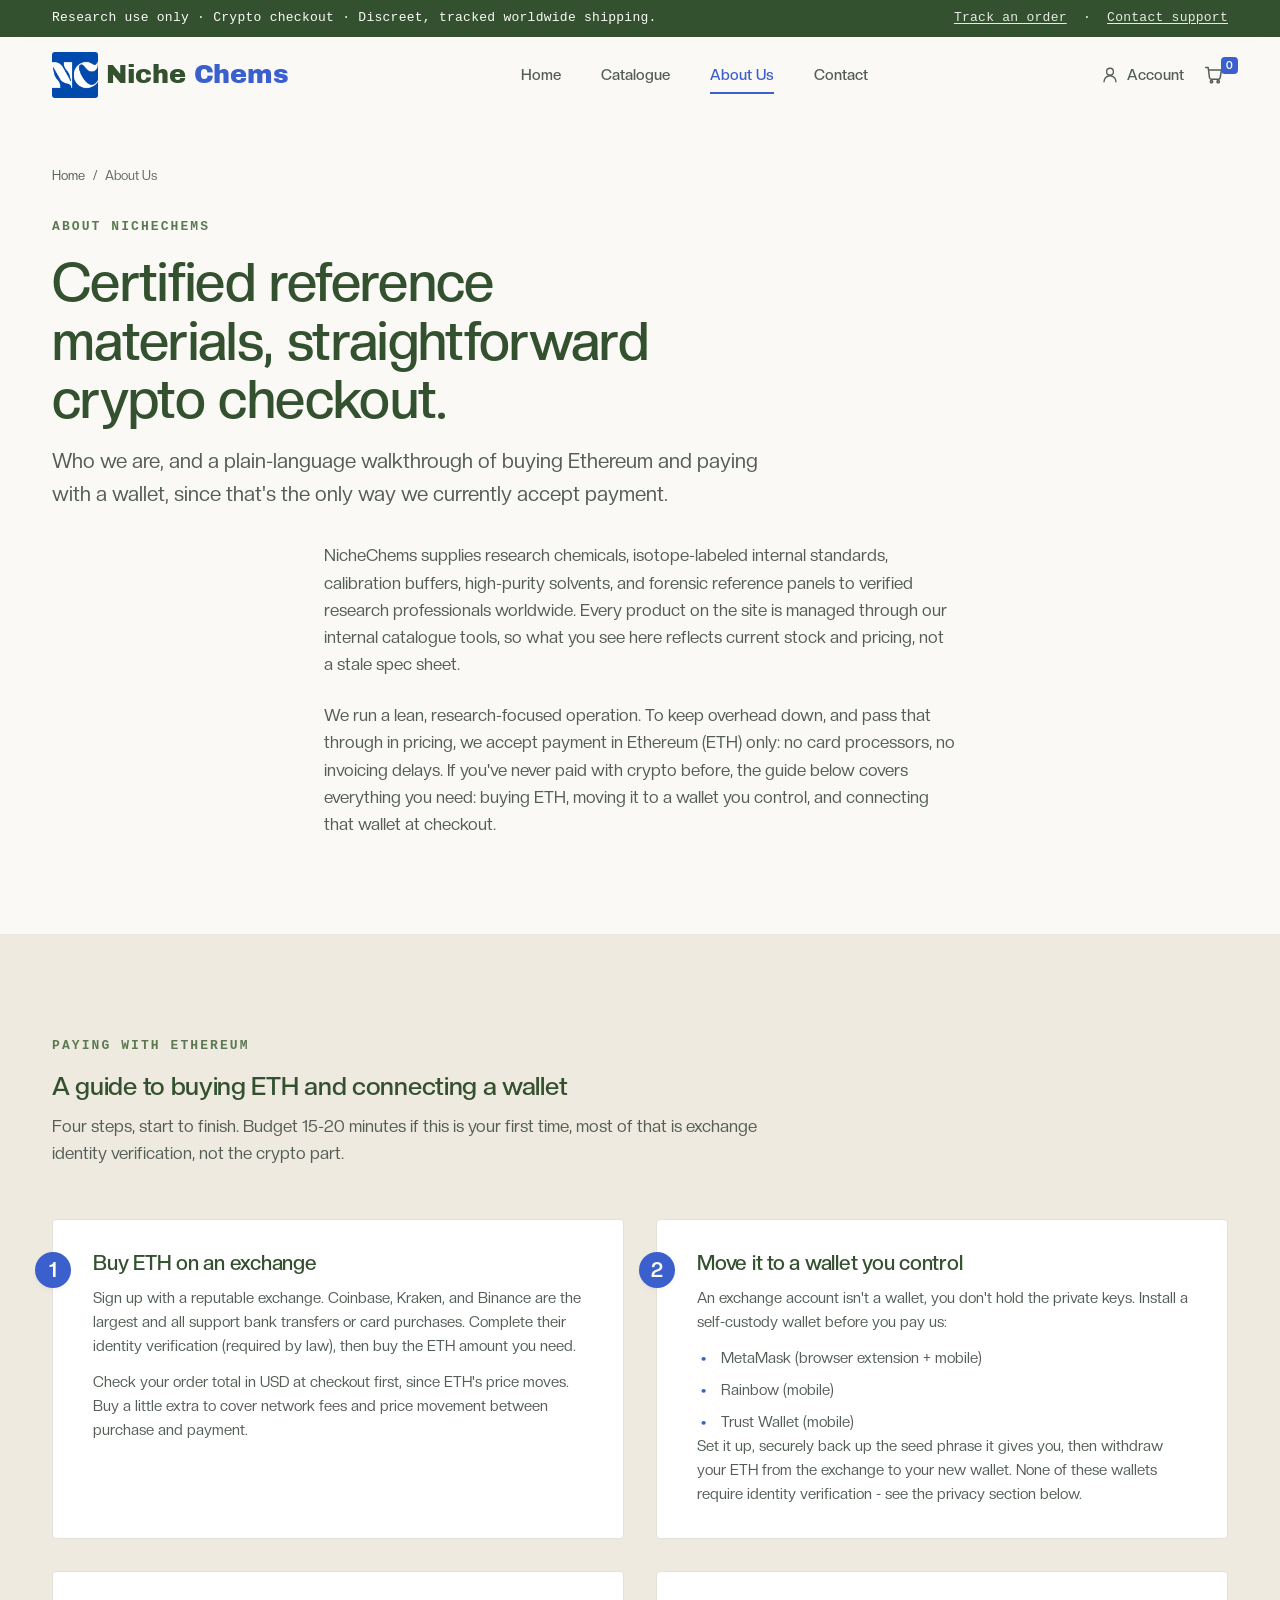
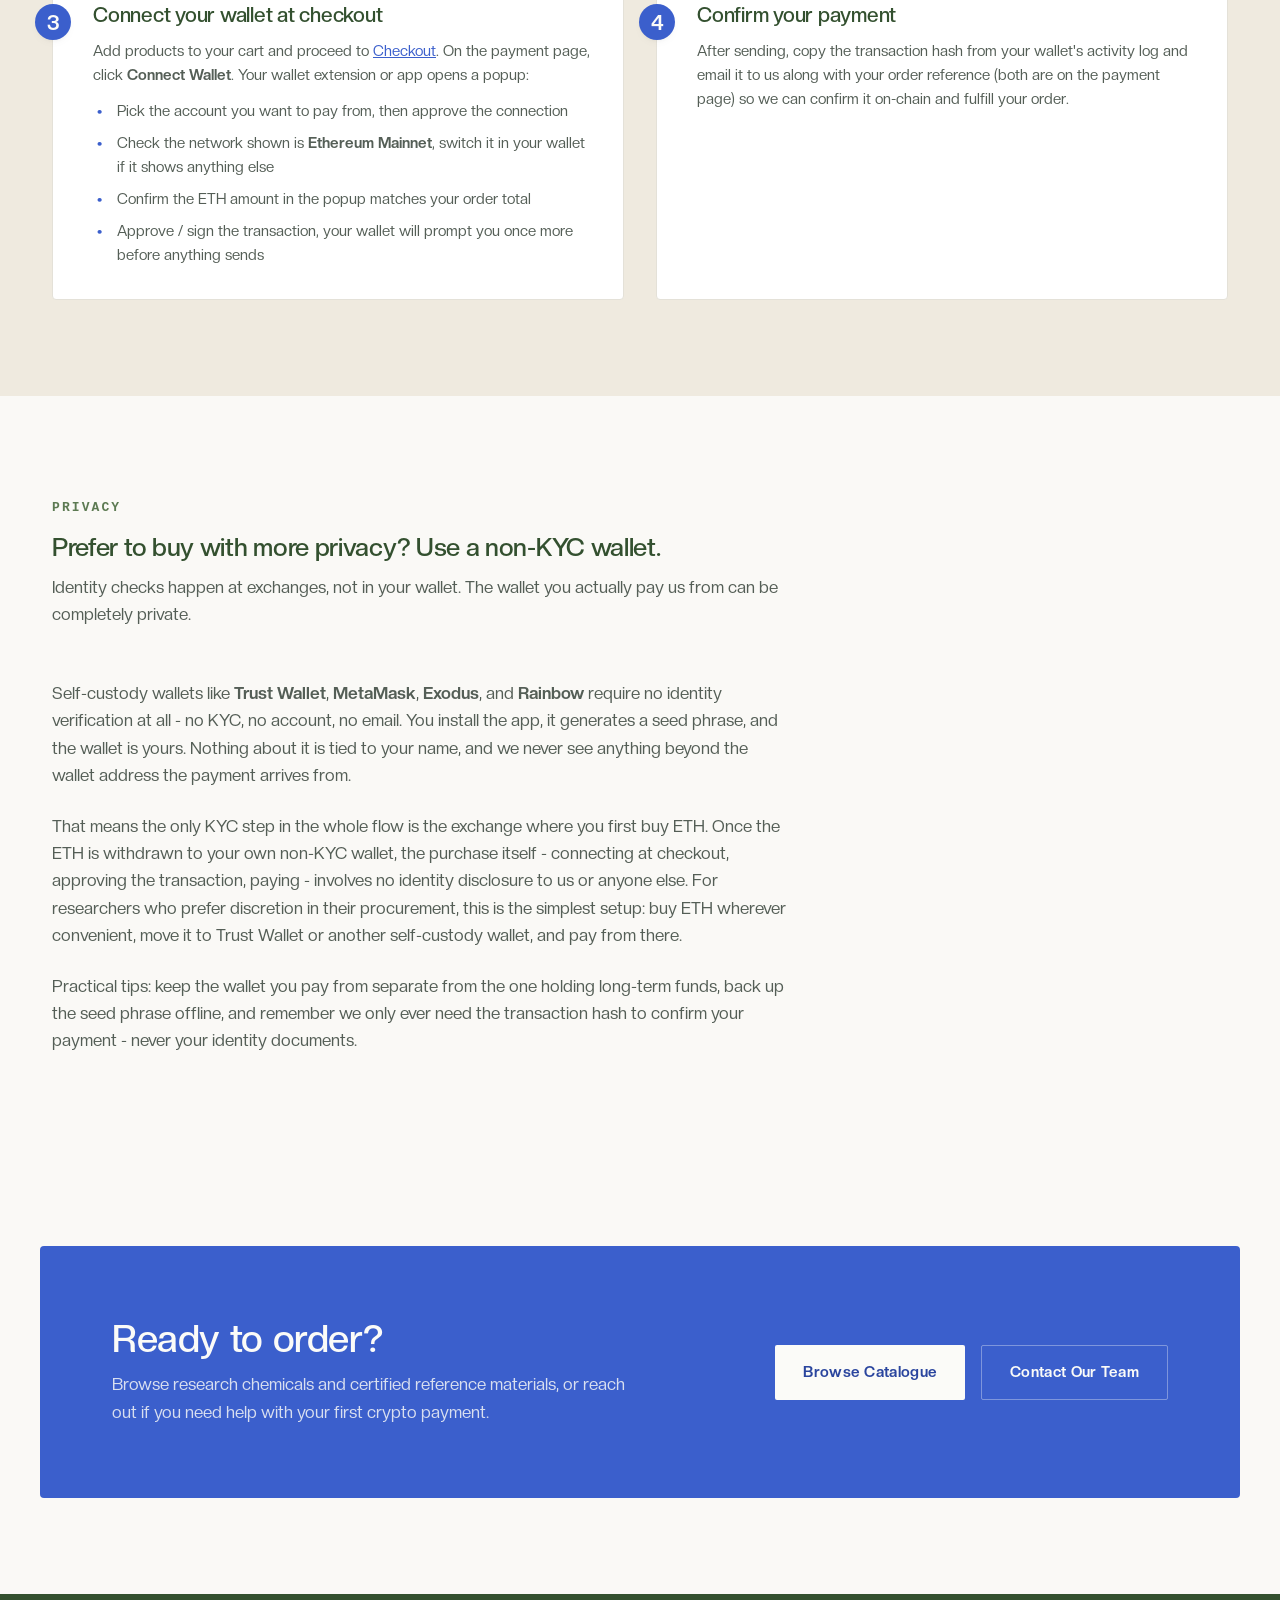
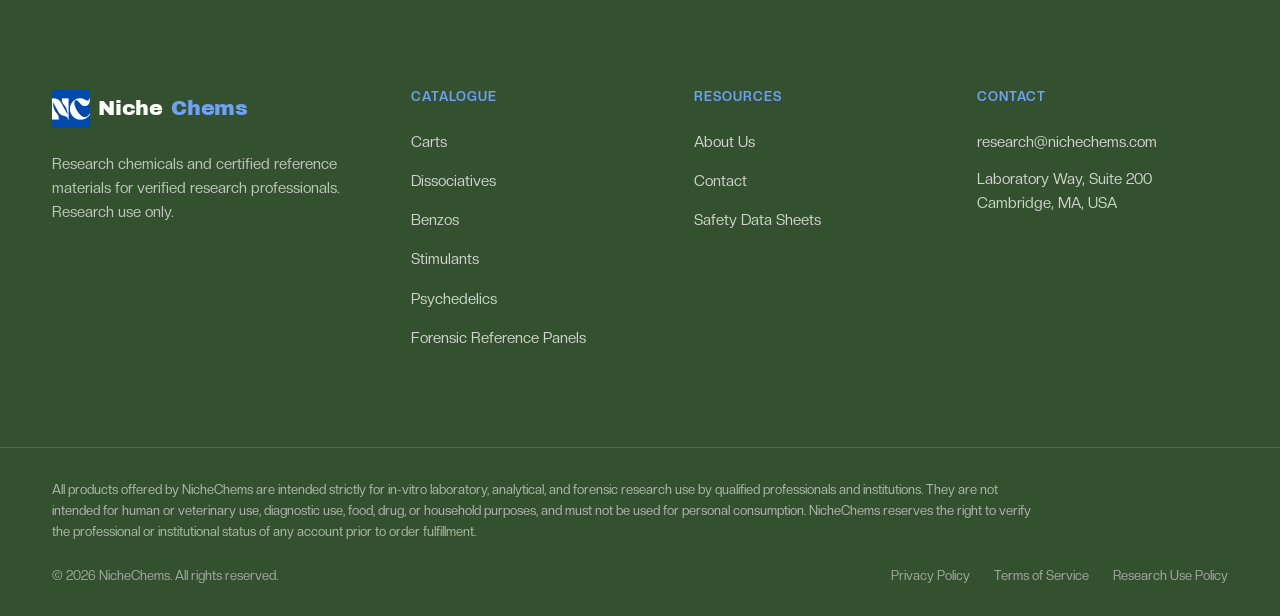
<file: about/index.html>
<!DOCTYPE html>
<html lang="en">
<head>
<meta charset="UTF8">
<meta name="viewport" content="width=device-width, initial-scale=1.0">
<title>About Us | NicheChems</title>
<meta name="description" content="About NicheChems, and a plain-language guide to buying Ethereum and connecting a wallet to pay for your order.">
<meta name="robots" content="index, follow">
<link rel="canonical" href="https://nichechems.com/about/">
<meta name="theme-color" content="#3B5FCC">

<meta property="og:type" content="website">
<meta property="og:site_name" content="NicheChems">
<meta property="og:title" content="About Us | NicheChems">
<meta property="og:description" content="About NicheChems, and a plain-language guide to buying Ethereum and connecting a wallet to pay for your order.">
<meta property="og:url" content="https://nichechems.com/about/">
<meta property="og:image" content="https://nichechems.com/logo.png">
<meta property="og:image:width" content="1402">
<meta property="og:image:height" content="1122">
<meta property="og:image:alt" content="NicheChems">
<meta name="twitter:card" content="summary_large_image">
<meta name="twitter:image" content="https://nichechems.com/logo.png">

<link rel="icon" type="image/svg+xml" href="data:image/svg+xml,%3Csvg xmlns='http://www.w3.org/2000/svg' viewBox='0 0 32 32'%3E%3Crect width='32' height='32' rx='9' fill='%233B5FCC'/%3E%3Cpath d='M13 6h6v6.6l4.6 9.9a2 2 0 0 1-1.8 2.9H10.2a2 2 0 0 1-1.8-2.9L13 12.6V6z' fill='none' stroke='%23FAF9F6' stroke-width='1.7' stroke-linejoin='round' stroke-linecap='round'/%3E%3Cpath d='M11 19h10' stroke='%23A9C9A0' stroke-width='1.7' stroke-linecap='round'/%3E%3C/svg%3E">

<link rel="stylesheet" href="/css/fonts.css">

<style>
/* Design tokens, reset, header/nav/footer are identical to the rest of
   the site - see catalogue/index.html's section-1 comment. */
:root {
  --color-bg:          #FAF9F6;
  --color-bg-alt:      #EFEADF;
  --color-bg-cool:     #E7EEE7;
  --color-surface:     #FFFFFF;
  --color-border:      #E4E1D8;
  --color-border-cool: #DCE3DE;

  --color-blue-light:  #6FA0F5;
  --color-blue:        #3B5FCC;
  --color-blue-dark:   #2A459E;
  --color-blue-tint:   #EDF2FD;

  --color-sage:        #93AC8B;
  --color-moss:        #5C7A52;
  --color-forest:      #33502F;
  --color-green-tint:  #EEF3EA;

  --color-warn:        #96631C;
  --color-warn-tint:   #FBF1E4;

  --color-ink:         #202722;
  --color-ink-soft:    #545E56;
  --color-ink-faint:   #636B63;
  --color-on-blue:     #FBFBF8;

  --font-serif: "Creato Display", -apple-system, BlinkMacSystemFont, "Segoe UI", Roboto, sans-serif;
  --font-mono:  ui-monospace, SFMono-Regular, Menlo, Consolas, monospace;
  --font-sans:  "Creato Display", -apple-system, BlinkMacSystemFont, "Segoe UI", Roboto, sans-serif;
  --font-mono:  "IBM Plex Mono", ui-monospace, "Cascadia Mono", Consolas, monospace;

  --text-xs:   clamp(0.75rem, 0.72rem + 0.15vw, 0.8125rem);
  --text-sm:   clamp(0.875rem, 0.84rem + 0.15vw, 0.9375rem);
  --text-base: clamp(1rem, 0.96rem + 0.2vw, 1.0625rem);
  --text-md:   clamp(1.125rem, 1.05rem + 0.3vw, 1.3125rem);
  --text-lg:   clamp(1.375rem, 1.2rem + 0.7vw, 1.75rem);
  --text-xl:   clamp(1.75rem, 1.4rem + 1.4vw, 2.375rem);
  --text-2xl:  clamp(2.25rem, 1.7rem + 2.4vw, 3.375rem);

  --leading-tight: 1.08;
  --leading-snug:  1.35;
  --leading-normal: 1.6;

  --space-1: 0.25rem; --space-2: 0.5rem; --space-3: 0.75rem; --space-4: 1rem;
  --space-5: 1.5rem; --space-6: 2rem; --space-7: 2.5rem; --space-8: 3.25rem; --space-9: 4.5rem; --space-10: 6rem;

  --radius-sm: 2px; --radius-md: 3px; --radius-lg: 4px;
  --radius-blob: 62% 38% 55% 45% / 48% 45% 55% 52%;
  --radius-pill: 4px;

  --shadow-sm: 0 1px 2px rgba(32, 39, 34, 0.06), 0 1px 1px rgba(32, 39, 34, 0.04);
  --shadow-md: 0 4px 14px -8px rgba(32, 39, 34, 0.14), 0 2px 5px -3px rgba(32, 39, 34, 0.08);
  --shadow-lg: 0 10px 26px -12px rgba(32, 39, 34, 0.18), 0 4px 10px -6px rgba(32, 39, 34, 0.08);
  --shadow-blue: 0 6px 16px -8px rgba(59, 95, 204, 0.32);

  --ease-organic: cubic-bezier(0.22, 1, 0.36, 1);
  --ease-soft:    cubic-bezier(0.4, 0, 0.2, 1);
  --duration-fast: 180ms;
  --duration-base: 340ms;
  --duration-slow: 620ms;

  --container-max: 1320px;
  --header-h: 76px;
}

*, *::before, *::after { box-sizing: border-box; }
* { margin: 0; }
html { -webkit-text-size-adjust: 100%; scroll-behavior: smooth; }
body {
  font-family: var(--font-sans); font-size: var(--text-base); line-height: var(--leading-normal);
  color: var(--color-ink); background: var(--color-bg);
  -webkit-font-smoothing: antialiased; text-rendering: optimizeLegibility;
}
img, svg { display: block; max-width: 100%; }
ul, ol { list-style: none; padding: 0; }
a { color: inherit; text-decoration: none; }
button { font: inherit; color: inherit; background: none; border: 0; cursor: pointer; }
input { font: inherit; }
h1, h2, h3, h4 { font-family: var(--font-serif); font-weight: 500; line-height: var(--leading-tight); color: var(--color-forest); letter-spacing: -0.012em; text-wrap: balance; }

@media (prefers-reduced-motion: reduce) {
  html { scroll-behavior: auto; }
  *, *::before, *::after { animation-duration: 0.01ms !important; animation-iteration-count: 1 !important; transition-duration: 0.01ms !important; scroll-behavior: auto !important; }
}
a:focus-visible, button:focus-visible, input:focus-visible { outline: 2.5px solid var(--color-blue); outline-offset: 3px; border-radius: var(--radius-sm); }

.c-skip-link {
  position: absolute; left: var(--space-4); top: -60px; z-index: 1000;
  background: var(--color-forest); color: var(--color-on-blue);
  padding: var(--space-3) var(--space-5); border-radius: var(--radius-sm);
  font-weight: 600; transition: top var(--duration-fast) var(--ease-soft);
}
.c-skip-link:focus { top: var(--space-4); }

.l-container { width: 100%; max-width: var(--container-max); margin-inline: auto; padding-inline: var(--space-5); }
@media (min-width: 600px) { .l-container { padding-inline: var(--space-7); } }
@media (min-width: 1200px) { .l-container { padding-inline: var(--space-8); } }

.l-section { padding-block: var(--space-9); }
@media (min-width: 900px) { .l-section { padding-block: var(--space-10); } }
.l-section--alt { background: var(--color-bg-alt); }
.l-section--blue { background: linear-gradient(155deg, var(--color-blue) 0%, var(--color-blue-dark) 100%); color: var(--color-on-blue); }

.c-eyebrow {
  display: inline-flex; align-items: center; gap: var(--space-2);
  font-size: var(--text-xs); font-weight: 700; letter-spacing: 0.14em; text-transform: uppercase;
  color: var(--color-moss); margin-bottom: var(--space-4);
}

.c-btn {
  display: inline-flex; align-items: center; justify-content: center; gap: var(--space-2);
  padding: 0.9rem 1.75rem; border-radius: 2px; font-size: var(--text-sm); font-weight: 600;
  letter-spacing: 0.02em;
  transition: transform var(--duration-base) var(--ease-organic), box-shadow var(--duration-base) var(--ease-organic), background-color var(--duration-fast) var(--ease-soft), color var(--duration-fast) var(--ease-soft);
  white-space: nowrap;
}
.c-btn--primary { background: var(--color-blue); color: var(--color-on-blue); box-shadow: var(--shadow-blue); }
.c-btn--primary:hover { background: var(--color-blue-dark); transform: translateY(-1px); }
.c-btn--ghost { background: transparent; color: var(--color-forest); border: 1.5px solid var(--color-border-cool); }
.c-btn--ghost:hover { border-color: var(--color-moss); background: var(--color-green-tint); transform: translateY(-1px); }
.c-btn--on-blue { background: var(--color-on-blue); color: var(--color-blue-dark); }
.c-btn--on-blue:hover { background: var(--color-bg-alt); transform: translateY(-1px); }

/* -- Top bar / header / mobile nav - identical to catalogue/index.html -- */
.c-top-bar { background: var(--color-forest); color: var(--color-on-blue); }
.c-top-bar__inner { display: flex; flex-wrap: wrap; align-items: center; justify-content: center; gap: var(--space-2) var(--space-6); padding-block: var(--space-2); font-size: var(--text-xs); text-align: center; }
.c-top-bar__inner a { text-decoration: underline; text-underline-offset: 2px; opacity: 0.9; }
.c-top-bar__inner a:hover { opacity: 1; }
@media (min-width: 700px) { .c-top-bar__inner { justify-content: space-between; } }

.c-header { position: sticky; top: 0; z-index: 100; background: rgba(250, 249, 246, 0.92); backdrop-filter: blur(10px); -webkit-backdrop-filter: blur(10px); border-bottom: 1px solid transparent; transition: box-shadow var(--duration-base) var(--ease-soft), border-color var(--duration-base) var(--ease-soft); }
.c-header.is-scrolled { box-shadow: var(--shadow-sm); border-bottom-color: var(--color-border); }
.c-header__inner { display: flex; align-items: center; justify-content: space-between; gap: var(--space-4); min-height: var(--header-h); }

.c-logo { display: inline-flex; align-items: center; gap: var(--space-2); font-family: var(--font-serif); font-size: var(--text-md); font-weight: 600; color: var(--color-forest); }
.c-logo__mark { display: grid; place-items: center; width: 38px; height: 38px; border-radius: var(--radius-md); background: var(--color-blue); color: var(--color-on-blue); flex-shrink: 0; overflow: hidden; }
.c-logo__mark img { width: 100%; height: 100%; object-fit: cover; object-position: 50% 50%; }
.c-logo__word-alt { color: var(--color-blue); }
.c-header .c-logo { font-size: 1.25rem; }
.c-header .c-logo__mark { width: 46px; height: 46px; }
.c-nav { display: none; }
.c-nav__list { display: flex; align-items: center; gap: var(--space-7); font-size: var(--text-sm); font-weight: 500; }
.c-nav__list a { position: relative; padding-block: var(--space-2); color: var(--color-ink-soft); transition: color var(--duration-fast) var(--ease-soft); }
.c-nav__list a::after { content: ""; position: absolute; left: 0; bottom: -2px; width: 100%; height: 2px; background: var(--color-blue); transform: scaleX(0); transform-origin: left; transition: transform var(--duration-base) var(--ease-organic); }
.c-nav__list a:hover, .c-nav__list a[aria-current="page"] { color: var(--color-blue); }
.c-nav__list a:hover::after, .c-nav__list a[aria-current="page"]::after { transform: scaleX(1); }

.c-header__actions { display: flex; align-items: center; gap: var(--space-4); }
.c-header__account-link { display: inline-flex; align-items: center; gap: var(--space-2); font-size: var(--text-sm); font-weight: 500; color: var(--color-ink-soft); }
.c-header__account-link:hover { color: var(--color-blue); }
.c-header__account-link span { display: none; }
@media (min-width: 480px) { .c-header__account-link span { display: inline; } }

.c-header__cart-link { position: relative; display: inline-flex; align-items: center; justify-content: center; width: 28px; color: var(--color-ink-soft); transition: color var(--duration-fast) var(--ease-soft); }
.c-header__cart-link:hover { color: var(--color-blue); }
.c-header__cart-count { position: absolute; top: -8px; right: -10px; min-width: 17px; height: 17px; padding: 0 3px; display: flex; align-items: center; justify-content: center; background: var(--color-blue); color: var(--color-on-blue); font-size: 0.65rem; font-weight: 700; line-height: 1; border-radius: var(--radius-pill); }

.c-nav-toggle { display: inline-flex; flex-direction: column; justify-content: center; align-items: center; gap: 5px; width: 44px; height: 44px; border-radius: var(--radius-sm); }
.c-nav-toggle span { width: 22px; height: 2px; background: var(--color-forest); border-radius: var(--radius-pill); transition: transform var(--duration-base) var(--ease-organic), opacity var(--duration-fast) var(--ease-soft); }
.c-nav-toggle[aria-expanded="true"] span:nth-child(1) { transform: translateY(7px) rotate(45deg); }
.c-nav-toggle[aria-expanded="true"] span:nth-child(2) { opacity: 0; }
.c-nav-toggle[aria-expanded="true"] span:nth-child(3) { transform: translateY(-7px) rotate(-45deg); }

.c-mobile-nav { position: fixed; inset: var(--mobile-nav-top, 116px) 0 0 0; z-index: 90; background: var(--color-bg); padding: var(--space-6) var(--space-5) var(--space-8); overflow-y: auto; transform: translateX(100%); transition: transform var(--duration-slow) var(--ease-organic); }
.c-mobile-nav.is-open { transform: translateX(0); }
.c-mobile-nav__list { display: flex; flex-direction: column; font-family: var(--font-serif); font-size: var(--text-lg); gap: var(--space-1); }
.c-mobile-nav__list a { display: block; padding-block: var(--space-3); border-bottom: 1px solid var(--color-border); color: var(--color-forest); }
.c-mobile-nav__list a[aria-current="page"] { color: var(--color-blue); }
.c-mobile-nav__cta { margin-top: var(--space-7); display: flex; flex-direction: column; gap: var(--space-3); }

@media (min-width: 960px) {
  .c-nav { display: block; }
  .c-nav-toggle { display: none; }
  .c-mobile-nav { display: none; }
}

/* -- Page header / breadcrumb -- */
.c-page-header { padding-block: var(--space-8) var(--space-6); }
.c-breadcrumb { display: flex; align-items: center; flex-wrap: wrap; gap: var(--space-2); font-size: var(--text-xs); color: var(--color-ink-faint); margin-bottom: var(--space-5); }
.c-breadcrumb a { color: var(--color-ink-soft); }
.c-breadcrumb a:hover { color: var(--color-blue); }
.c-page-header__title { font-size: var(--text-2xl); margin-bottom: var(--space-4); max-width: 40rem; }
.c-page-header__lede { font-size: var(--text-md); color: var(--color-ink-soft); max-width: 46rem; }

/* -- About body copy -- */
.c-prose { max-width: 46rem; }
.c-prose p { color: var(--color-ink-soft); margin-bottom: var(--space-5); }
.c-prose p:last-child { margin-bottom: 0; }

.c-section-head { max-width: 46rem; margin-bottom: var(--space-8); }
.c-section-head p { color: var(--color-ink-soft); margin-top: var(--space-3); }

/* -- Numbered guide steps -- */
.c-guide-list { display: grid; gap: var(--space-6); counter-reset: guide-step; }
@media (min-width: 800px) { .c-guide-list { grid-template-columns: repeat(2, 1fr); } }
.c-guide-step {
  position: relative; background: var(--color-surface); border: 1px solid var(--color-border);
  border-radius: var(--radius-lg); padding: var(--space-6) var(--space-6) var(--space-6) var(--space-7);
  counter-increment: guide-step;
}
.c-guide-step::before {
  content: counter(guide-step);
  position: absolute; top: var(--space-6); left: -18px;
  width: 36px; height: 36px; border-radius: 50%;
  background: var(--color-blue); color: var(--color-on-blue);
  font-family: var(--font-serif); font-weight: 600; font-size: var(--text-md);
  display: grid; place-items: center; box-shadow: var(--shadow-md);
}
.c-guide-step h3 { font-size: var(--text-md); margin-bottom: var(--space-3); }
.c-guide-step p { font-size: var(--text-sm); color: var(--color-ink-soft); margin-bottom: var(--space-3); }
.c-guide-step p:last-child { margin-bottom: 0; }
.c-guide-step ul { margin-top: var(--space-3); display: flex; flex-direction: column; gap: var(--space-2); }
.c-guide-step li { font-size: var(--text-sm); color: var(--color-ink-soft); padding-left: var(--space-5); position: relative; }
.c-guide-step li::before { content: "\2022"; position: absolute; left: var(--space-1); color: var(--color-blue); font-weight: 700; }

.c-cta-band { border-radius: var(--radius-lg); margin-inline: var(--space-5); padding: var(--space-8) var(--space-6); background: var(--color-blue); color: var(--color-on-blue); display: grid; gap: var(--space-6); }
@media (min-width: 800px) { .c-cta-band { margin-inline: var(--space-7); padding: var(--space-9); grid-template-columns: minmax(0, 1fr) auto; align-items: center; column-gap: var(--space-9); } }
.c-cta-band__inner { max-width: 46rem; }
.c-cta-band h2 { color: var(--color-on-blue); font-size: var(--text-xl); letter-spacing: -0.01em; margin-bottom: var(--space-3); }
.c-cta-band p { color: rgba(251, 251, 248, 0.82); margin-bottom: 0; max-width: 48ch; }
.c-cta-band__actions { display: flex; flex-wrap: wrap; gap: var(--space-4); }

/* -- Footer - identical to catalogue/index.html -- */
.c-footer { background: var(--color-forest); color: rgba(251, 251, 248, 0.88); }
.c-footer__top { display: grid; gap: var(--space-8); padding-block: var(--space-10); }
@media (min-width: 700px) { .c-footer__top { grid-template-columns: 1.3fr repeat(3, 1fr); gap: var(--space-6); } }
.c-footer__brand .c-logo { color: var(--color-on-blue); }
.c-footer__brand .c-logo__word-alt { color: var(--color-blue-light); }
.c-footer__brand .c-logo__mark { background: var(--color-blue-light); color: var(--color-forest); }
.c-footer__brand p { margin-top: var(--space-4); font-size: var(--text-sm); color: rgba(251, 251, 248, 0.7); max-width: 26rem; }
.c-footer__col h3 { font-family: var(--font-sans); font-size: var(--text-xs); font-weight: 700; letter-spacing: 0.08em; text-transform: uppercase; color: var(--color-blue-light); margin-bottom: var(--space-5); }
.c-footer__col ul { display: flex; flex-direction: column; gap: var(--space-3); }
.c-footer__col a, .c-footer__col address { font-size: var(--text-sm); font-style: normal; color: rgba(251, 251, 248, 0.78); transition: color var(--duration-fast) var(--ease-soft); }
.c-footer__col a:hover { color: var(--color-on-blue); }
.c-footer__legal { border-top: 1px solid rgba(251, 251, 248, 0.14); padding-block: var(--space-6); }
.c-footer__disclaimer { font-size: var(--text-xs); line-height: var(--leading-normal); color: rgba(251, 251, 248, 0.62); max-width: 62rem; margin-bottom: var(--space-5); }
.c-footer__bottom-row { display: flex; flex-direction: column; gap: var(--space-3); font-size: var(--text-xs); color: rgba(251, 251, 248, 0.55); }
@media (min-width: 700px) { .c-footer__bottom-row { flex-direction: row; justify-content: space-between; align-items: center; } }
.c-footer__bottom-links { display: flex; gap: var(--space-5); flex-wrap: wrap; }
.c-footer__bottom-links a:hover { color: var(--color-on-blue); }

.u-visually-hidden { position: absolute; width: 1px; height: 1px; padding: 0; margin: -1px; overflow: hidden; clip: rect(0, 0, 0, 0); white-space: nowrap; border: 0; }
/* Lab-documentation voice: mono for labels and data (kept in sync with home). */
-.c-page-header > * { position: relative; }
.c-eyebrow { font-family: var(--font-mono); font-weight: 600; letter-spacing: 0.16em; }
.c-top-bar__inner { font-family: var(--font-mono); letter-spacing: 0.02em; }
</style>
</head>
<body>

<a class="c-skip-link" href="#main-content">Skip to main content</a>

<div class="c-top-bar">
  <div class="l-container c-top-bar__inner">
    <p>Research use only &middot; Crypto checkout &middot; Discreet, tracked worldwide shipping.</p>
    <p><a href="../account/index.html">Track an order</a> &nbsp;&middot;&nbsp; <a href="#contact">Contact support</a></p>
  </div>
</div>

<header class="c-header" id="site-header">
  <div class="l-container c-header__inner">
    <a class="c-logo" href="../index.html">
      <span class="c-logo__mark" aria-hidden="true">
        <img src="../assets/logo.png" alt="" width="38" height="38" loading="eager">
      </span>
      Niche<span class="c-logo__word-alt">Chems</span>
    </a>

    <nav class="c-nav" aria-label="Primary">
      <ul class="c-nav__list">
        <li><a href="../index.html">Home</a></li>
        <li><a href="../catalogue/index.html">Catalogue</a></li>
        <li><a href="index.html" aria-current="page">About Us</a></li>
        <li><a href="../contact/index.html">Contact</a></li>
      </ul>
    </nav>

    <div class="c-header__actions">
      <a class="c-header__account-link" href="../account/index.html">
        <svg width="18" height="18" viewBox="0 0 24 24" fill="none" stroke="currentColor" stroke-width="1.8" stroke-linecap="round" stroke-linejoin="round" aria-hidden="true"><path d="M20 21a8 8 0 0 0-16 0"/><circle cx="12" cy="7.5" r="4.5"/></svg>
        <span>Account</span>
      </a>
      <a class="c-header__cart-link" href="../checkout/index.html" aria-label="Cart">
        <svg width="20" height="20" viewBox="0 0 24 24" fill="none" stroke="currentColor" stroke-width="1.8" stroke-linecap="round" stroke-linejoin="round" aria-hidden="true"><path d="M6 6h15l-1.6 9.2a2 2 0 0 1-2 1.8H8.6a2 2 0 0 1-2-1.7L5 3H2"/><circle cx="9" cy="20" r="1.4"/><circle cx="17" cy="20" r="1.4"/></svg>
        <span class="c-header__cart-count" id="cart-count" hidden>0</span>
      </a>
      <button class="c-nav-toggle" id="nav-toggle" aria-expanded="false" aria-controls="mobile-nav" aria-label="Open menu">
        <span></span><span></span><span></span>
      </button>
    </div>
  </div>
</header>

<nav class="c-mobile-nav" id="mobile-nav" aria-label="Mobile primary">
  <ul class="c-mobile-nav__list">
    <li><a href="../index.html">Home</a></li>
    <li><a href="../catalogue/index.html">Catalogue</a></li>
    <li><a href="index.html" aria-current="page">About Us</a></li>
    <li><a href="../contact/index.html">Contact</a></li>
  </ul>
  <div class="c-mobile-nav__cta">
    <a class="c-btn c-btn--primary" href="../catalogue/index.html">Browse Catalogue</a>
    <a class="c-btn c-btn--ghost" href="../account/index.html">Sign In / Account</a>
  </div>
</nav>

<main id="main-content">

  <!-- ===================================================================
       PAGE HEADER
       =================================================================== -->
  <div class="l-container c-page-header">
    <nav class="c-breadcrumb" aria-label="Breadcrumb">
      <a href="../index.html">Home</a>
      <span aria-hidden="true">/</span>
      <span aria-current="page">About Us</span>
    </nav>
    <span class="c-eyebrow">About NicheChems</span>
    <h1 class="c-page-header__title">Certified reference materials, straightforward crypto checkout.</h1>
    <p class="c-page-header__lede">Who we are, and a plain-language walkthrough of buying Ethereum and paying with a wallet, since that's the only way we currently accept payment.</p>
  </div>

  <!-- ===================================================================
       ABOUT
       =================================================================== -->
  <section class="l-section" style="padding-top: 0;">
    <div class="l-container c-prose">
      <p>NicheChems supplies research chemicals, isotope-labeled internal standards, calibration buffers, high-purity solvents, and forensic reference panels to verified research professionals worldwide. Every product on the site is managed through our internal catalogue tools, so what you see here reflects current stock and pricing, not a stale spec sheet.</p>
      <p>We run a lean, research-focused operation. To keep overhead down, and pass that through in pricing, we accept payment in Ethereum (ETH) only: no card processors, no invoicing delays. If you've never paid with crypto before, the guide below covers everything you need: buying ETH, moving it to a wallet you control, and connecting that wallet at checkout.</p>
    </div>
  </section>

  <!-- ===================================================================
       ETH BUYING + WALLET GUIDE
       =================================================================== -->
  <section class="l-section l-section--alt">
    <div class="l-container">
      <div class="c-section-head">
        <span class="c-eyebrow">Paying With Ethereum</span>
        <h2>A guide to buying ETH and connecting a wallet</h2>
        <p>Four steps, start to finish. Budget 15-20 minutes if this is your first time, most of that is exchange identity verification, not the crypto part.</p>
      </div>

      <ol class="c-guide-list">
        <li class="c-guide-step">
          <h3>Buy ETH on an exchange</h3>
          <p>Sign up with a reputable exchange. Coinbase, Kraken, and Binance are the largest and all support bank transfers or card purchases. Complete their identity verification (required by law), then buy the ETH amount you need.</p>
          <p>Check your order total in USD at checkout first, since ETH's price moves. Buy a little extra to cover network fees and price movement between purchase and payment.</p>
        </li>

        <li class="c-guide-step">
          <h3>Move it to a wallet you control</h3>
          <p>An exchange account isn't a wallet, you don't hold the private keys. Install a self-custody wallet before you pay us:</p>
          <ul>
            <li>MetaMask (browser extension + mobile)</li>
            <li>Rainbow (mobile)</li>
            <li>Trust Wallet (mobile)</li>
          </ul>
          <p>Set it up, securely back up the seed phrase it gives you, then withdraw your ETH from the exchange to your new wallet. None of these wallets require identity verification - see the privacy section below.</p>
        </li>

        <li class="c-guide-step">
          <h3>Connect your wallet at checkout</h3>
          <p>Add products to your cart and proceed to <a href="../checkout/index.html" style="color: var(--color-blue); text-decoration: underline;">Checkout</a>. On the payment page, click <strong>Connect Wallet</strong>. Your wallet extension or app opens a popup:</p>
          <ul>
            <li>Pick the account you want to pay from, then approve the connection</li>
            <li>Check the network shown is <strong>Ethereum Mainnet</strong>, switch it in your wallet if it shows anything else</li>
            <li>Confirm the ETH amount in the popup matches your order total</li>
            <li>Approve / sign the transaction, your wallet will prompt you once more before anything sends</li>
          </ul>
        </li>

        <li class="c-guide-step">
          <h3>Confirm your payment</h3>
          <p>After sending, copy the transaction hash from your wallet's activity log and email it to us along with your order reference (both are on the payment page) so we can confirm it on-chain and fulfill your order.</p>
        </li>
      </ol>
    </div>
  </section>

  <!-- ===================================================================
       PRIVACY / NON-KYC WALLETS
       =================================================================== -->
  <section class="l-section">
    <div class="l-container">
      <div class="c-section-head">
        <span class="c-eyebrow">Privacy</span>
        <h2>Prefer to buy with more privacy? Use a non-KYC wallet.</h2>
        <p>Identity checks happen at exchanges, not in your wallet. The wallet you actually pay us from can be completely private.</p>
      </div>
      <div class="c-prose">
        <p>Self-custody wallets like <strong>Trust Wallet</strong>, <strong>MetaMask</strong>, <strong>Exodus</strong>, and <strong>Rainbow</strong> require no identity verification at all - no KYC, no account, no email. You install the app, it generates a seed phrase, and the wallet is yours. Nothing about it is tied to your name, and we never see anything beyond the wallet address the payment arrives from.</p>
        <p>That means the only KYC step in the whole flow is the exchange where you first buy ETH. Once the ETH is withdrawn to your own non-KYC wallet, the purchase itself - connecting at checkout, approving the transaction, paying - involves no identity disclosure to us or anyone else. For researchers who prefer discretion in their procurement, this is the simplest setup: buy ETH wherever convenient, move it to Trust Wallet or another self-custody wallet, and pay from there.</p>
        <p>Practical tips: keep the wallet you pay from separate from the one holding long-term funds, back up the seed phrase offline, and remember we only ever need the transaction hash to confirm your payment - never your identity documents.</p>
      </div>
    </div>
  </section>

  <!-- ===================================================================
       CTA BAND
       =================================================================== -->
  <section class="l-section">
    <div class="c-cta-band">
      <div class="c-cta-band__inner">
        <h2>Ready to order?</h2>
        <p>Browse research chemicals and certified reference materials, or reach out if you need help with your first crypto payment.</p>
      </div>
      <div class="c-cta-band__actions">
        <a class="c-btn c-btn--on-blue" href="../catalogue/index.html">Browse Catalogue</a>
        <a class="c-btn c-btn--ghost" style="color: var(--color-on-blue); border-color: rgba(251,251,248,0.35);" href="#contact">Contact Our Team</a>
      </div>
    </div>
  </section>

</main>

<footer class="c-footer" id="contact">
  <div class="l-container c-footer__top">
    <div class="c-footer__brand">
      <a class="c-logo" href="../index.html">
        <span class="c-logo__mark" aria-hidden="true">
          <img src="../assets/logo.png" alt="" width="38" height="38" loading="lazy">
        </span>
        Niche<span class="c-logo__word-alt">Chems</span>
      </a>
      <p>Research chemicals and certified reference materials for verified research professionals. Research use only.</p>
    </div>

    <div class="c-footer__col">
      <h3>Catalogue</h3>
      <ul>
        <li><a href="../catalogue/index.html?category=reference-standards">Carts</a></li>
        <li><a href="../catalogue/index.html?category=isotope-labeled">Dissociatives</a></li>
        <li><a href="../catalogue/index.html?category=chromatography">Benzos</a></li>
        <li><a href="../catalogue/index.html?category=buffers">Stimulants</a></li>
        <li><a href="../catalogue/index.html?category=solvents">Psychedelics</a></li>
        <li><a href="../catalogue/index.html?category=forensic">Forensic Reference Panels</a></li>
      </ul>
    </div>

    <div class="c-footer__col">
      <h3>Resources</h3>
      <ul>
        <li><a href="index.html">About Us</a></li>
        <li><a href="../contact/index.html">Contact</a></li>
        <li><a href="../contact/index.html">Safety Data Sheets</a></li>
      </ul>
    </div>

    <div class="c-footer__col">
      <h3>Contact</h3>
      <ul>
        <li><a href="mailto:research@nichechems.com">research@nichechems.com</a></li>
        <li><address>Laboratory Way, Suite 200<br>Cambridge, MA, USA</address></li>
      </ul>
    </div>
  </div>

  <div class="l-container c-footer__legal">
    <p class="c-footer__disclaimer">
      All products offered by NicheChems are intended strictly for in-vitro laboratory, analytical, and forensic research use by qualified professionals and institutions. They are not intended for human or veterinary use, diagnostic use, food, drug, or household purposes, and must not be used for personal consumption. NicheChems reserves the right to verify the professional or institutional status of any account prior to order fulfillment.
    </p>
    <div class="c-footer__bottom-row">
      <p>&copy; 2026 NicheChems. All rights reserved.</p>
      <div class="c-footer__bottom-links">
        <a href="#contact">Privacy Policy</a>
        <a href="#contact">Terms of Service</a>
        <a href="#contact">Research Use Policy</a>
      </div>
    </div>
  </div>
</footer>

<script src="../js/cart.js"></script>
<script>
(function () {
  "use strict";

  var toggle = document.getElementById("nav-toggle");
  var mobileNav = document.getElementById("mobile-nav");
  var header = document.getElementById("site-header");

  function syncMobileNavOffset() {
    var offset = header.getBoundingClientRect().bottom;
    document.documentElement.style.setProperty("--mobile-nav-top", offset + "px");
  }

  function closeNav() {
    toggle.setAttribute("aria-expanded", "false");
    toggle.setAttribute("aria-label", "Open menu");
    mobileNav.classList.remove("is-open");
    document.body.style.overflow = "";
  }

  function openNav() {
    syncMobileNavOffset();
    toggle.setAttribute("aria-expanded", "true");
    toggle.setAttribute("aria-label", "Close menu");
    mobileNav.classList.add("is-open");
    document.body.style.overflow = "hidden";
  }

  window.addEventListener("resize", syncMobileNavOffset);

  toggle.addEventListener("click", function () {
    var isOpen = toggle.getAttribute("aria-expanded") === "true";
    isOpen ? closeNav() : openNav();
  });

  mobileNav.querySelectorAll("a").forEach(function (link) {
    link.addEventListener("click", closeNav);
  });

  document.addEventListener("keydown", function (event) {
    if (event.key === "Escape" && toggle.getAttribute("aria-expanded") === "true") {
      closeNav();
      toggle.focus();
    }
  });

  function updateHeaderShadow() {
    header.classList.toggle("is-scrolled", window.scrollY > 8);
  }
  document.addEventListener("scroll", updateHeaderShadow, { passive: true });
  updateHeaderShadow();

  function syncCartBadge() {
    var badge = document.getElementById("cart-count");
    if (!badge || !window.NicheChemsCart) return;
    var count = window.NicheChemsCart.getCartCount();
    badge.textContent = count;
    badge.hidden = count === 0;
  }
  syncCartBadge();
  window.addEventListener("nichechems:cart-updated", syncCartBadge);
  window.addEventListener("storage", function (e) { if (e.key === "nichechems_cart") syncCartBadge(); });
})();
</script>
</body>
</html>
</file>
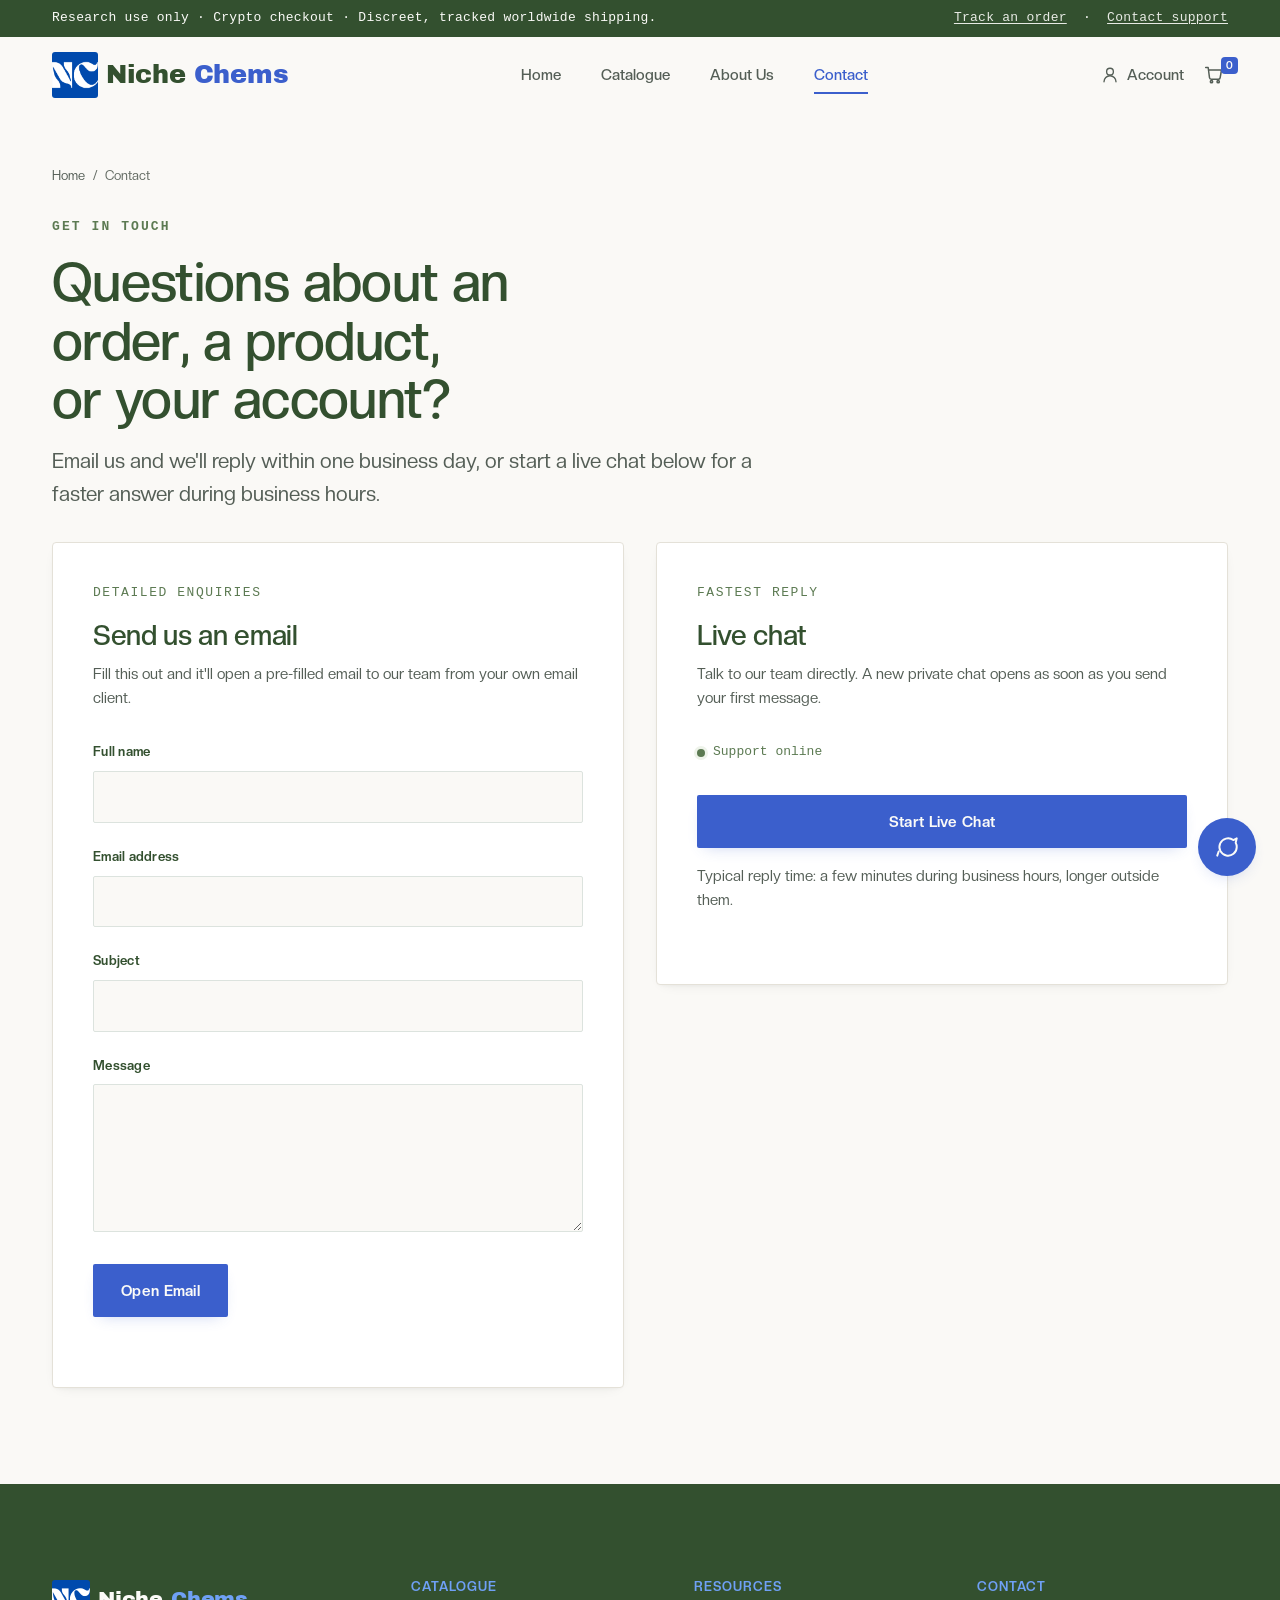
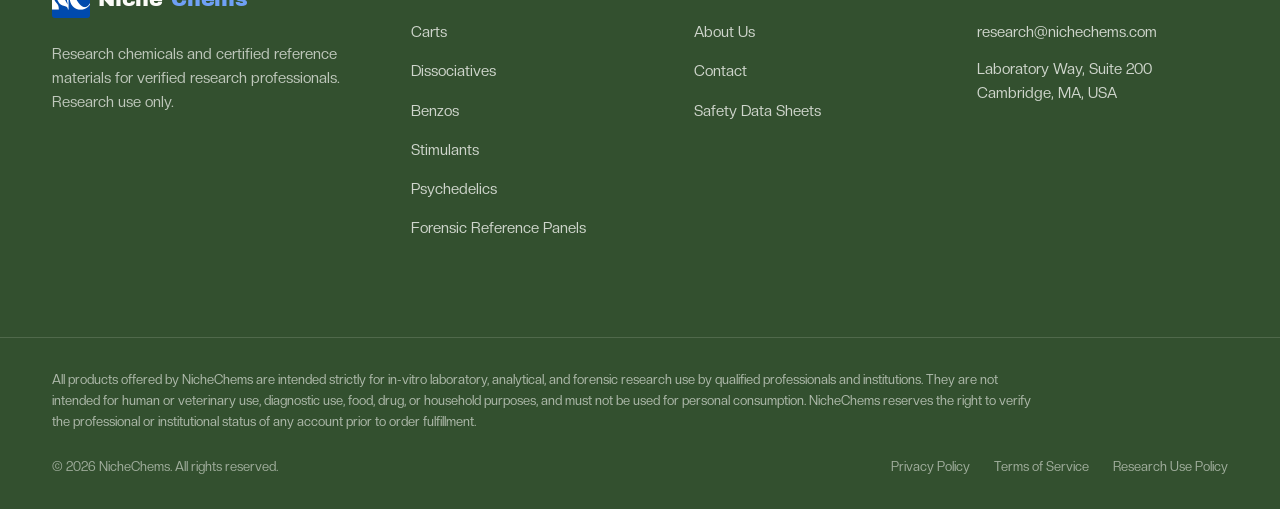
<file: contact/index.html>
<!DOCTYPE html>
<html lang="en">
<head>
<meta charset="UTF8">
<meta name="viewport" content="width=device-width, initial-scale=1.0">
<title>Contact | NicheChems</title>
<meta name="description" content="Get in touch with NicheChems by email, or start a live chat with our team.">
<meta name="robots" content="index, follow">
<link rel="canonical" href="https://nichechems.com/contact/">
<meta name="theme-color" content="#3B5FCC">

<meta property="og:type" content="website">
<meta property="og:site_name" content="NicheChems">
<meta property="og:title" content="Contact | NicheChems">
<meta property="og:description" content="Get in touch with NicheChems by email, or start a live chat with our team.">
<meta property="og:url" content="https://nichechems.com/contact/">
<meta property="og:image" content="https://nichechems.com/logo.png">
<meta property="og:image:width" content="1402">
<meta property="og:image:height" content="1122">
<meta property="og:image:alt" content="NicheChems">
<meta name="twitter:card" content="summary_large_image">
<meta name="twitter:image" content="https://nichechems.com/logo.png">

<link rel="icon" type="image/svg+xml" href="data:image/svg+xml,%3Csvg xmlns='http://www.w3.org/2000/svg' viewBox='0 0 32 32'%3E%3Crect width='32' height='32' rx='9' fill='%233B5FCC'/%3E%3Cpath d='M13 6h6v6.6l4.6 9.9a2 2 0 0 1-1.8 2.9H10.2a2 2 0 0 1-1.8-2.9L13 12.6V6z' fill='none' stroke='%23FAF9F6' stroke-width='1.7' stroke-linejoin='round' stroke-linecap='round'/%3E%3Cpath d='M11 19h10' stroke='%23A9C9A0' stroke-width='1.7' stroke-linecap='round'/%3E%3C/svg%3E">

<link rel="stylesheet" href="/css/fonts.css">

<style>
/* Design tokens, reset, header/nav/footer are identical to the rest of
   the site - see catalogue/index.html's section-1 comment. */
:root {
  --color-bg:          #FAF9F6;
  --color-bg-alt:      #EFEADF;
  --color-bg-cool:     #E7EEE7;
  --color-surface:     #FFFFFF;
  --color-border:      #E4E1D8;
  --color-border-cool: #DCE3DE;

  --color-blue-light:  #6FA0F5;
  --color-blue:        #3B5FCC;
  --color-blue-dark:   #2A459E;
  --color-blue-tint:   #EDF2FD;

  --color-sage:        #93AC8B;
  --color-moss:        #5C7A52;
  --color-forest:      #33502F;
  --color-green-tint:  #EEF3EA;

  --color-warn:        #96631C;
  --color-warn-tint:   #FBF1E4;
  --color-error:       #C0503D;
  --color-error-tint:  #F5E3E0;

  --color-ink:         #202722;
  --color-ink-soft:    #545E56;
  --color-ink-faint:   #636B63;
  --color-on-blue:     #FBFBF8;

  --font-serif: "Creato Display", -apple-system, BlinkMacSystemFont, "Segoe UI", Roboto, sans-serif;
  --font-mono:  ui-monospace, SFMono-Regular, Menlo, Consolas, monospace;
  --font-sans:  "Creato Display", -apple-system, BlinkMacSystemFont, "Segoe UI", Roboto, sans-serif;
  --font-mono:  "IBM Plex Mono", ui-monospace, "Cascadia Mono", Consolas, monospace;

  --text-xs:   clamp(0.75rem, 0.72rem + 0.15vw, 0.8125rem);
  --text-sm:   clamp(0.875rem, 0.84rem + 0.15vw, 0.9375rem);
  --text-base: clamp(1rem, 0.96rem + 0.2vw, 1.0625rem);
  --text-md:   clamp(1.125rem, 1.05rem + 0.3vw, 1.3125rem);
  --text-lg:   clamp(1.375rem, 1.2rem + 0.7vw, 1.75rem);
  --text-xl:   clamp(1.75rem, 1.4rem + 1.4vw, 2.375rem);
  --text-2xl:  clamp(2.25rem, 1.7rem + 2.4vw, 3.375rem);

  --leading-tight: 1.08;
  --leading-snug:  1.35;
  --leading-normal: 1.6;

  --space-1: 0.25rem; --space-2: 0.5rem; --space-3: 0.75rem; --space-4: 1rem;
  --space-5: 1.5rem; --space-6: 2rem; --space-7: 2.5rem; --space-8: 3.25rem; --space-9: 4.5rem; --space-10: 6rem;

  --radius-sm: 2px; --radius-md: 3px; --radius-lg: 4px;
  --radius-blob: 62% 38% 55% 45% / 48% 45% 55% 52%;
  --radius-pill: 4px;

  --shadow-sm: 0 1px 2px rgba(32, 39, 34, 0.06), 0 1px 1px rgba(32, 39, 34, 0.04);
  --shadow-md: 0 4px 14px -8px rgba(32, 39, 34, 0.14), 0 2px 5px -3px rgba(32, 39, 34, 0.08);
  --shadow-lg: 0 10px 26px -12px rgba(32, 39, 34, 0.18), 0 4px 10px -6px rgba(32, 39, 34, 0.08);
  --shadow-blue: 0 6px 16px -8px rgba(59, 95, 204, 0.32);

  --ease-organic: cubic-bezier(0.22, 1, 0.36, 1);
  --ease-soft:    cubic-bezier(0.4, 0, 0.2, 1);
  --duration-fast: 180ms;
  --duration-base: 340ms;
  --duration-slow: 620ms;

  --container-max: 1320px;
  --header-h: 76px;
}

*, *::before, *::after { box-sizing: border-box; }
* { margin: 0; }
html { -webkit-text-size-adjust: 100%; scroll-behavior: smooth; }
body {
  font-family: var(--font-sans); font-size: var(--text-base); line-height: var(--leading-normal);
  color: var(--color-ink); background: var(--color-bg);
  -webkit-font-smoothing: antialiased; text-rendering: optimizeLegibility;
}
img, svg { display: block; max-width: 100%; }
ul, ol { list-style: none; padding: 0; }
a { color: inherit; text-decoration: none; }
button { font: inherit; color: inherit; background: none; border: 0; cursor: pointer; }
input, textarea { font: inherit; }
h1, h2, h3, h4 { font-family: var(--font-serif); font-weight: 500; line-height: var(--leading-tight); color: var(--color-forest); letter-spacing: -0.012em; text-wrap: balance; }

@media (prefers-reduced-motion: reduce) {
  html { scroll-behavior: auto; }
  *, *::before, *::after { animation-duration: 0.01ms !important; animation-iteration-count: 1 !important; transition-duration: 0.01ms !important; scroll-behavior: auto !important; }
}
a:focus-visible, button:focus-visible, input:focus-visible, textarea:focus-visible { outline: 2.5px solid var(--color-blue); outline-offset: 3px; border-radius: var(--radius-sm); }

.c-skip-link {
  position: absolute; left: var(--space-4); top: -60px; z-index: 1000;
  background: var(--color-forest); color: var(--color-on-blue);
  padding: var(--space-3) var(--space-5); border-radius: var(--radius-sm);
  font-weight: 600; transition: top var(--duration-fast) var(--ease-soft);
}
.c-skip-link:focus { top: var(--space-4); }

.l-container { width: 100%; max-width: var(--container-max); margin-inline: auto; padding-inline: var(--space-5); }
@media (min-width: 600px) { .l-container { padding-inline: var(--space-7); } }
@media (min-width: 1200px) { .l-container { padding-inline: var(--space-8); } }

.l-section { padding-block: var(--space-9); }
@media (min-width: 900px) { .l-section { padding-block: var(--space-10); } }
.l-section--alt { background: var(--color-bg-alt); }

.c-eyebrow {
  display: inline-flex; align-items: center; gap: var(--space-2);
  font-size: var(--text-xs); font-weight: 700; letter-spacing: 0.14em; text-transform: uppercase;
  color: var(--color-moss); margin-bottom: var(--space-4);
}

.c-btn {
  display: inline-flex; align-items: center; justify-content: center; gap: var(--space-2);
  padding: 0.9rem 1.75rem; border-radius: 2px; font-size: var(--text-sm); font-weight: 600;
  letter-spacing: 0.02em;
  transition: transform var(--duration-base) var(--ease-organic), box-shadow var(--duration-base) var(--ease-organic), background-color var(--duration-fast) var(--ease-soft), color var(--duration-fast) var(--ease-soft);
  white-space: nowrap;
}
.c-btn--primary { background: var(--color-blue); color: var(--color-on-blue); box-shadow: var(--shadow-blue); }
.c-btn--primary:hover { background: var(--color-blue-dark); transform: translateY(-1px); }
.c-btn--primary:disabled { opacity: 0.6; cursor: default; transform: none; }
.c-btn--ghost { background: transparent; color: var(--color-forest); border: 1.5px solid var(--color-border-cool); }
.c-btn--ghost:hover { border-color: var(--color-moss); background: var(--color-green-tint); transform: translateY(-1px); }

/* -- Top bar / header / mobile nav - identical to catalogue/index.html -- */
.c-top-bar { background: var(--color-forest); color: var(--color-on-blue); }
.c-top-bar__inner { display: flex; flex-wrap: wrap; align-items: center; justify-content: center; gap: var(--space-2) var(--space-6); padding-block: var(--space-2); font-size: var(--text-xs); text-align: center; }
.c-top-bar__inner a { text-decoration: underline; text-underline-offset: 2px; opacity: 0.9; }
.c-top-bar__inner a:hover { opacity: 1; }
@media (min-width: 700px) { .c-top-bar__inner { justify-content: space-between; } }

.c-header { position: sticky; top: 0; z-index: 100; background: rgba(250, 249, 246, 0.92); backdrop-filter: blur(10px); -webkit-backdrop-filter: blur(10px); border-bottom: 1px solid transparent; transition: box-shadow var(--duration-base) var(--ease-soft), border-color var(--duration-base) var(--ease-soft); }
.c-header.is-scrolled { box-shadow: var(--shadow-sm); border-bottom-color: var(--color-border); }
.c-header__inner { display: flex; align-items: center; justify-content: space-between; gap: var(--space-4); min-height: var(--header-h); }

.c-logo { display: inline-flex; align-items: center; gap: var(--space-2); font-family: var(--font-serif); font-size: var(--text-md); font-weight: 600; color: var(--color-forest); }
.c-logo__mark { display: grid; place-items: center; width: 38px; height: 38px; border-radius: var(--radius-md); background: var(--color-blue); color: var(--color-on-blue); flex-shrink: 0; overflow: hidden; }
.c-logo__mark img { width: 100%; height: 100%; object-fit: cover; object-position: 50% 50%; }
.c-logo__word-alt { color: var(--color-blue); }
.c-header .c-logo { font-size: 1.25rem; }
.c-header .c-logo__mark { width: 46px; height: 46px; }
.c-nav { display: none; }
.c-nav__list { display: flex; align-items: center; gap: var(--space-7); font-size: var(--text-sm); font-weight: 500; }
.c-nav__list a { position: relative; padding-block: var(--space-2); color: var(--color-ink-soft); transition: color var(--duration-fast) var(--ease-soft); }
.c-nav__list a::after { content: ""; position: absolute; left: 0; bottom: -2px; width: 100%; height: 2px; background: var(--color-blue); transform: scaleX(0); transform-origin: left; transition: transform var(--duration-base) var(--ease-organic); }
.c-nav__list a:hover, .c-nav__list a[aria-current="page"] { color: var(--color-blue); }
.c-nav__list a:hover::after, .c-nav__list a[aria-current="page"]::after { transform: scaleX(1); }

.c-header__actions { display: flex; align-items: center; gap: var(--space-4); }
.c-header__account-link { display: inline-flex; align-items: center; gap: var(--space-2); font-size: var(--text-sm); font-weight: 500; color: var(--color-ink-soft); }
.c-header__account-link:hover { color: var(--color-blue); }
.c-header__account-link span { display: none; }
@media (min-width: 480px) { .c-header__account-link span { display: inline; } }

.c-header__cart-link { position: relative; display: inline-flex; align-items: center; justify-content: center; width: 28px; color: var(--color-ink-soft); transition: color var(--duration-fast) var(--ease-soft); }
.c-header__cart-link:hover { color: var(--color-blue); }
.c-header__cart-count { position: absolute; top: -8px; right: -10px; min-width: 17px; height: 17px; padding: 0 3px; display: flex; align-items: center; justify-content: center; background: var(--color-blue); color: var(--color-on-blue); font-size: 0.65rem; font-weight: 700; line-height: 1; border-radius: var(--radius-pill); }

.c-nav-toggle { display: inline-flex; flex-direction: column; justify-content: center; align-items: center; gap: 5px; width: 44px; height: 44px; border-radius: var(--radius-sm); }
.c-nav-toggle span { width: 22px; height: 2px; background: var(--color-forest); border-radius: var(--radius-pill); transition: transform var(--duration-base) var(--ease-organic), opacity var(--duration-fast) var(--ease-soft); }
.c-nav-toggle[aria-expanded="true"] span:nth-child(1) { transform: translateY(7px) rotate(45deg); }
.c-nav-toggle[aria-expanded="true"] span:nth-child(2) { opacity: 0; }
.c-nav-toggle[aria-expanded="true"] span:nth-child(3) { transform: translateY(-7px) rotate(-45deg); }

.c-mobile-nav { position: fixed; inset: var(--mobile-nav-top, 116px) 0 0 0; z-index: 90; background: var(--color-bg); padding: var(--space-6) var(--space-5) var(--space-8); overflow-y: auto; transform: translateX(100%); transition: transform var(--duration-slow) var(--ease-organic); }
.c-mobile-nav.is-open { transform: translateX(0); }
.c-mobile-nav__list { display: flex; flex-direction: column; font-family: var(--font-serif); font-size: var(--text-lg); gap: var(--space-1); }
.c-mobile-nav__list a { display: block; padding-block: var(--space-3); border-bottom: 1px solid var(--color-border); color: var(--color-forest); }
.c-mobile-nav__list a[aria-current="page"] { color: var(--color-blue); }
.c-mobile-nav__cta { margin-top: var(--space-7); display: flex; flex-direction: column; gap: var(--space-3); }

@media (min-width: 960px) {
  .c-nav { display: block; }
  .c-nav-toggle { display: none; }
  .c-mobile-nav { display: none; }
}

/* -- Page header / breadcrumb -- */
.c-page-header { padding-block: var(--space-8) var(--space-6); }
.c-breadcrumb { display: flex; align-items: center; flex-wrap: wrap; gap: var(--space-2); font-size: var(--text-xs); color: var(--color-ink-faint); margin-bottom: var(--space-5); }
.c-breadcrumb a { color: var(--color-ink-soft); }
.c-breadcrumb a:hover { color: var(--color-blue); }
.c-page-header__title { font-size: var(--text-2xl); margin-bottom: var(--space-4); max-width: 40rem; }
.c-page-header__lede { font-size: var(--text-md); color: var(--color-ink-soft); max-width: 46rem; }

/* -- Contact form fields - identical to checkout/index.html -- */
.c-form-field { margin-bottom: var(--space-5); }
.c-form-field__row { display: grid; grid-template-columns: 1fr; gap: var(--space-4); }
@media (min-width: 500px) { .c-form-field__row { grid-template-columns: 1fr 1fr; } }
.c-form-field label { display: block; font-size: var(--text-xs); font-weight: 700; letter-spacing: 0.02em; color: var(--color-forest); margin-bottom: var(--space-2); }
.c-form-field__optional { font-weight: 500; color: var(--color-ink-faint); text-transform: none; letter-spacing: 0; }
.c-hp-field { position: absolute; left: -9999px; width: 1px; height: 1px; overflow: hidden; }
.c-form-field input, .c-form-field textarea {
  width: 100%; padding: 0.8rem var(--space-4); border-radius: var(--radius-sm); border: 1.5px solid var(--color-border-cool);
  background: var(--color-bg); font-size: var(--text-sm); color: var(--color-ink); transition: border-color var(--duration-fast) var(--ease-soft);
}
.c-form-field textarea { resize: vertical; min-height: 4.5rem; }
.c-form-field input:focus, .c-form-field textarea:focus { border-color: var(--color-blue); }
.c-form-field input[aria-invalid="true"], .c-form-field textarea[aria-invalid="true"] { border-color: var(--color-error); }
.c-form-field-error { min-height: 1.1em; font-size: var(--text-xs); color: var(--color-error); margin-top: var(--space-2); }

/* -- Contact method cards -- */
.c-contact-grid { display: grid; gap: var(--space-6); }
@media (min-width: 860px) { .c-contact-grid { grid-template-columns: 1fr 1fr; align-items: start; } }
.c-contact-card {
  position: relative;
  background: var(--color-surface); border: 1px solid var(--color-border); border-radius: var(--radius-lg);
  box-shadow: var(--shadow-md); padding: var(--space-7);
}
/* Live-chat card reads as a support panel with a live status line so the
   shorter right column looks intentional, not empty. */
.c-contact-card--chat {
  display: flex; flex-direction: column;
  background-color: var(--color-surface);
}
.c-contact-card__label {
  display: block; font-family: var(--font-mono); font-size: var(--text-xs);
  letter-spacing: 0.12em; text-transform: uppercase; color: var(--color-moss);
  margin-bottom: var(--space-4);
}
.c-contact-card__status {
  display: inline-flex; align-items: center; gap: var(--space-2);
  font-family: var(--font-mono); font-size: var(--text-xs); color: var(--color-moss);
  margin-bottom: var(--space-6);
}
.c-contact-card__status::before {
  content: ""; width: 8px; height: 8px; border-radius: 50%; background: var(--color-moss);
  box-shadow: 0 0 0 3px var(--color-green-tint);
}
.c-contact-card h2 { font-size: var(--text-lg); margin-bottom: var(--space-3); }
.c-contact-card > p { color: var(--color-ink-soft); font-size: var(--text-sm); margin-bottom: var(--space-6); }
.c-contact-card__note { font-size: var(--text-xs); color: var(--color-ink-faint); margin-top: var(--space-4); }
.c-form-status { font-size: var(--text-xs); margin-top: var(--space-4); min-height: 1.1em; }
.c-form-status--error { color: var(--color-error); }
.c-form-status--ok { color: var(--color-moss); }

/* -- Live chat widget -- */
.c-chat-fab {
  position: fixed; right: var(--space-5); bottom: var(--space-5); z-index: 95;
  width: 58px; height: 58px; border-radius: 50%; background: var(--color-blue); color: var(--color-on-blue);
  display: grid; place-items: center; box-shadow: var(--shadow-blue);
  transition: transform var(--duration-base) var(--ease-organic), background-color var(--duration-fast) var(--ease-soft);
}
.c-chat-fab:hover { background: var(--color-blue-dark); transform: translateY(-2px); }
.c-chat-fab svg { width: 26px; height: 26px; }

.c-chat-panel {
  position: fixed; right: var(--space-5); bottom: calc(var(--space-5) + 74px); z-index: 96;
  width: min(360px, calc(100vw - 2 * var(--space-5))); height: min(520px, calc(100vh - 160px));
  background: var(--color-surface); border: 1px solid var(--color-border); border-radius: var(--radius-lg);
  box-shadow: var(--shadow-lg); display: flex; flex-direction: column; overflow: hidden;
  transform: translateY(16px) scale(0.98); opacity: 0; pointer-events: none;
  transition: transform var(--duration-base) var(--ease-organic), opacity var(--duration-base) var(--ease-soft);
}
.c-chat-panel.is-open { transform: translateY(0) scale(1); opacity: 1; pointer-events: auto; }

.c-chat-panel__head { background: var(--color-forest); color: var(--color-on-blue); padding: var(--space-4) var(--space-5); display: flex; align-items: center; justify-content: space-between; flex-shrink: 0; }
.c-chat-panel__head h2 { color: var(--color-on-blue); font-size: var(--text-md); }
.c-chat-panel__head p { font-size: var(--text-xs); color: rgba(251, 251, 248, 0.7); margin-top: 2px; }
.c-chat-panel__close { color: var(--color-on-blue); opacity: 0.8; padding: var(--space-2); }
.c-chat-panel__close:hover { opacity: 1; }

.c-chat-panel__body { flex: 1; overflow-y: auto; padding: var(--space-5); }
.c-chat-panel__body .c-form-field:last-child { margin-bottom: 0; }

.c-chat-thread { display: flex; flex-direction: column; gap: var(--space-3); }
.c-chat-msg { max-width: 84%; padding: var(--space-3) var(--space-4); border-radius: var(--radius-lg); font-size: var(--text-sm); line-height: var(--leading-snug); white-space: pre-wrap; overflow-wrap: break-word; }
.c-chat-msg--customer { align-self: flex-end; background: var(--color-blue); color: var(--color-on-blue); }
.c-chat-msg--agent { align-self: flex-start; background: var(--color-bg-alt); color: var(--color-ink); }
.c-chat-msg--system { align-self: center; background: none; color: var(--color-ink-faint); font-size: var(--text-xs); text-align: center; max-width: 100%; }

.c-chat-panel__foot { border-top: 1px solid var(--color-border); padding: var(--space-4); flex-shrink: 0; }
.c-chat-compose { display: flex; gap: var(--space-3); align-items: flex-end; }
.c-chat-compose textarea { flex: 1; resize: none; min-height: 2.75rem; max-height: 6rem; padding: 0.7rem var(--space-4); border-radius: var(--radius-sm); border: 1.5px solid var(--color-border-cool); background: var(--color-bg); font-size: var(--text-sm); }
.c-chat-compose textarea:focus { border-color: var(--color-blue); }
.c-chat-compose button { flex-shrink: 0; width: 2.75rem; height: 2.75rem; border-radius: var(--radius-sm); background: var(--color-blue); color: var(--color-on-blue); display: grid; place-items: center; }
.c-chat-compose button:hover { background: var(--color-blue-dark); }
.c-chat-compose button:disabled { opacity: 0.5; cursor: default; }
.c-chat-end { display: block; width: 100%; text-align: center; margin-top: var(--space-3); font-size: var(--text-xs); color: var(--color-ink-faint); }
.c-chat-end:hover { color: var(--color-error); }

/* -- Footer - identical to catalogue/index.html -- */
.c-footer { background: var(--color-forest); color: rgba(251, 251, 248, 0.88); }
.c-footer__top { display: grid; gap: var(--space-8); padding-block: var(--space-10); }
@media (min-width: 700px) { .c-footer__top { grid-template-columns: 1.3fr repeat(3, 1fr); gap: var(--space-6); } }
.c-footer__brand .c-logo { color: var(--color-on-blue); }
.c-footer__brand .c-logo__word-alt { color: var(--color-blue-light); }
.c-footer__brand .c-logo__mark { background: var(--color-blue-light); color: var(--color-forest); }
.c-footer__brand p { margin-top: var(--space-4); font-size: var(--text-sm); color: rgba(251, 251, 248, 0.7); max-width: 26rem; }
.c-footer__col h3 { font-family: var(--font-sans); font-size: var(--text-xs); font-weight: 700; letter-spacing: 0.08em; text-transform: uppercase; color: var(--color-blue-light); margin-bottom: var(--space-5); }
.c-footer__col ul { display: flex; flex-direction: column; gap: var(--space-3); }
.c-footer__col a, .c-footer__col address { font-size: var(--text-sm); font-style: normal; color: rgba(251, 251, 248, 0.78); transition: color var(--duration-fast) var(--ease-soft); }
.c-footer__col a:hover { color: var(--color-on-blue); }
.c-footer__legal { border-top: 1px solid rgba(251, 251, 248, 0.14); padding-block: var(--space-6); }
.c-footer__disclaimer { font-size: var(--text-xs); line-height: var(--leading-normal); color: rgba(251, 251, 248, 0.62); max-width: 62rem; margin-bottom: var(--space-5); }
.c-footer__bottom-row { display: flex; flex-direction: column; gap: var(--space-3); font-size: var(--text-xs); color: rgba(251, 251, 248, 0.55); }
@media (min-width: 700px) { .c-footer__bottom-row { flex-direction: row; justify-content: space-between; align-items: center; } }
.c-footer__bottom-links { display: flex; gap: var(--space-5); flex-wrap: wrap; }
.c-footer__bottom-links a:hover { color: var(--color-on-blue); }

.u-visually-hidden { position: absolute; width: 1px; height: 1px; padding: 0; margin: -1px; overflow: hidden; clip: rect(0, 0, 0, 0); white-space: nowrap; border: 0; }
/* Lab-documentation voice: mono for labels and data (kept in sync with home). */
-.c-page-header > * { position: relative; }
.c-eyebrow { font-family: var(--font-mono); font-weight: 600; letter-spacing: 0.16em; }
.c-top-bar__inner { font-family: var(--font-mono); letter-spacing: 0.02em; }
</style>
</head>
<body>

<a class="c-skip-link" href="#main-content">Skip to main content</a>

<div class="c-top-bar">
  <div class="l-container c-top-bar__inner">
    <p>Research use only &middot; Crypto checkout &middot; Discreet, tracked worldwide shipping.</p>
    <p><a href="../account/index.html">Track an order</a> &nbsp;&middot;&nbsp; <a href="index.html">Contact support</a></p>
  </div>
</div>

<header class="c-header" id="site-header">
  <div class="l-container c-header__inner">
    <a class="c-logo" href="../index.html">
      <span class="c-logo__mark" aria-hidden="true">
        <img src="../assets/logo.png" alt="" width="38" height="38" loading="eager">
      </span>
      Niche<span class="c-logo__word-alt">Chems</span>
    </a>

    <nav class="c-nav" aria-label="Primary">
      <ul class="c-nav__list">
        <li><a href="../index.html">Home</a></li>
        <li><a href="../catalogue/index.html">Catalogue</a></li>
        <li><a href="../about/index.html">About Us</a></li>
        <li><a href="index.html" aria-current="page">Contact</a></li>
      </ul>
    </nav>

    <div class="c-header__actions">
      <a class="c-header__account-link" href="../account/index.html">
        <svg width="18" height="18" viewBox="0 0 24 24" fill="none" stroke="currentColor" stroke-width="1.8" stroke-linecap="round" stroke-linejoin="round" aria-hidden="true"><path d="M20 21a8 8 0 0 0-16 0"/><circle cx="12" cy="7.5" r="4.5"/></svg>
        <span>Account</span>
      </a>
      <a class="c-header__cart-link" href="../checkout/index.html" aria-label="Cart">
        <svg width="20" height="20" viewBox="0 0 24 24" fill="none" stroke="currentColor" stroke-width="1.8" stroke-linecap="round" stroke-linejoin="round" aria-hidden="true"><path d="M6 6h15l-1.6 9.2a2 2 0 0 1-2 1.8H8.6a2 2 0 0 1-2-1.7L5 3H2"/><circle cx="9" cy="20" r="1.4"/><circle cx="17" cy="20" r="1.4"/></svg>
        <span class="c-header__cart-count" id="cart-count" hidden>0</span>
      </a>
      <button class="c-nav-toggle" id="nav-toggle" aria-expanded="false" aria-controls="mobile-nav" aria-label="Open menu">
        <span></span><span></span><span></span>
      </button>
    </div>
  </div>
</header>

<nav class="c-mobile-nav" id="mobile-nav" aria-label="Mobile primary">
  <ul class="c-mobile-nav__list">
    <li><a href="../index.html">Home</a></li>
    <li><a href="../catalogue/index.html">Catalogue</a></li>
    <li><a href="../about/index.html">About Us</a></li>
    <li><a href="index.html" aria-current="page">Contact</a></li>
  </ul>
  <div class="c-mobile-nav__cta">
    <a class="c-btn c-btn--primary" href="../catalogue/index.html">Browse Catalogue</a>
    <a class="c-btn c-btn--ghost" href="../account/index.html">Sign In / Account</a>
  </div>
</nav>

<main id="main-content">

  <!-- ===================================================================
       PAGE HEADER
       =================================================================== -->
  <div class="l-container c-page-header">
    <nav class="c-breadcrumb" aria-label="Breadcrumb">
      <a href="../index.html">Home</a>
      <span aria-hidden="true">/</span>
      <span aria-current="page">Contact</span>
    </nav>
    <span class="c-eyebrow">Get In Touch</span>
    <h1 class="c-page-header__title">Questions about an order, a product, or your account?</h1>
    <p class="c-page-header__lede">Email us and we'll reply within one business day, or start a live chat below for a faster answer during business hours.</p>
  </div>

  <!-- ===================================================================
       CONTACT METHODS
       =================================================================== -->
  <section class="l-section" style="padding-top: 0;">
    <div class="l-container c-contact-grid">

      <div class="c-contact-card">
        <span class="c-contact-card__label">Detailed enquiries</span>
        <h2>Send us an email</h2>
        <p>Fill this out and it'll open a pre-filled email to our team from your own email client.</p>
        <form id="email-form" novalidate>
          <div class="c-form-field">
            <label for="contact-name">Full name</label>
            <input type="text" id="contact-name" required autocomplete="name">
          </div>
          <div class="c-form-field">
            <label for="contact-email">Email address</label>
            <input type="email" id="contact-email" required autocomplete="email">
          </div>
          <div class="c-form-field">
            <label for="contact-subject">Subject</label>
            <input type="text" id="contact-subject" required>
          </div>
          <div class="c-form-field">
            <label for="contact-message">Message</label>
            <textarea id="contact-message" required rows="5"></textarea>
          </div>
          <!-- Honeypot: invisible to real users, bots that auto-fill every
               field trip it. Caught in the submit handler below. -->
          <div class="c-hp-field" aria-hidden="true">
            <label for="contact-company">Company</label>
            <input type="text" id="contact-company" name="company" tabindex="-1" autocomplete="off">
          </div>
          <button type="submit" class="c-btn c-btn--primary">Open Email</button>
          <p class="c-form-status" id="email-form-status"></p>
        </form>
      </div>

      <div class="c-contact-card c-contact-card--chat">
        <span class="c-contact-card__label">Fastest reply</span>
        <h2>Live chat</h2>
        <p>Talk to our team directly. A new private chat opens as soon as you send your first message.</p>
        <span class="c-contact-card__status">Support online</span>
        <button type="button" class="c-btn c-btn--primary" id="open-chat-card-btn">Start Live Chat</button>
        <p class="c-contact-card__note">Typical reply time: a few minutes during business hours, longer outside them.</p>
      </div>

    </div>
  </section>

</main>

<footer class="c-footer" id="contact">
  <div class="l-container c-footer__top">
    <div class="c-footer__brand">
      <a class="c-logo" href="../index.html">
        <span class="c-logo__mark" aria-hidden="true">
          <img src="../assets/logo.png" alt="" width="38" height="38" loading="lazy">
        </span>
        Niche<span class="c-logo__word-alt">Chems</span>
      </a>
      <p>Research chemicals and certified reference materials for verified research professionals. Research use only.</p>
    </div>

    <div class="c-footer__col">
      <h3>Catalogue</h3>
      <ul>
        <li><a href="../catalogue/index.html?category=reference-standards">Carts</a></li>
        <li><a href="../catalogue/index.html?category=isotope-labeled">Dissociatives</a></li>
        <li><a href="../catalogue/index.html?category=chromatography">Benzos</a></li>
        <li><a href="../catalogue/index.html?category=buffers">Stimulants</a></li>
        <li><a href="../catalogue/index.html?category=solvents">Psychedelics</a></li>
        <li><a href="../catalogue/index.html?category=forensic">Forensic Reference Panels</a></li>
      </ul>
    </div>

    <div class="c-footer__col">
      <h3>Resources</h3>
      <ul>
        <li><a href="../about/index.html">About Us</a></li>
        <li><a href="index.html">Contact</a></li>
        <li><a href="index.html">Safety Data Sheets</a></li>
      </ul>
    </div>

    <div class="c-footer__col">
      <h3>Contact</h3>
      <ul>
        <li><a href="mailto:research@nichechems.com">research@nichechems.com</a></li>
        <li><address>Laboratory Way, Suite 200<br>Cambridge, MA, USA</address></li>
      </ul>
    </div>
  </div>

  <div class="l-container c-footer__legal">
    <p class="c-footer__disclaimer">
      All products offered by NicheChems are intended strictly for in-vitro laboratory, analytical, and forensic research use by qualified professionals and institutions. They are not intended for human or veterinary use, diagnostic use, food, drug, or household purposes, and must not be used for personal consumption. NicheChems reserves the right to verify the professional or institutional status of any account prior to order fulfillment.
    </p>
    <div class="c-footer__bottom-row">
      <p>&copy; 2026 NicheChems. All rights reserved.</p>
      <div class="c-footer__bottom-links">
        <a href="index.html">Privacy Policy</a>
        <a href="index.html">Terms of Service</a>
        <a href="index.html">Research Use Policy</a>
      </div>
    </div>
  </div>
</footer>

<!-- ===================================================================
     LIVE CHAT WIDGET
     =================================================================== -->
<button type="button" class="c-chat-fab" id="chat-fab" aria-expanded="false" aria-controls="chat-panel" aria-label="Open live chat">
  <svg viewBox="0 0 24 24" fill="none" stroke="currentColor" stroke-width="1.8" stroke-linecap="round" stroke-linejoin="round" aria-hidden="true"><path d="M21 12a8 8 0 1 1-3.2-6.4L21 4l-1 4.1A7.96 7.96 0 0 1 21 12Z"/><path d="M3 20l1.3-3.9"/></svg>
</button>

<section class="c-chat-panel" id="chat-panel" aria-label="Live chat">
  <div class="c-chat-panel__head">
    <div>
      <h2>Live Chat</h2>
      <p id="chat-panel-subtitle">We usually reply in a few minutes</p>
    </div>
    <button type="button" class="c-chat-panel__close" id="chat-panel-close" aria-label="Close chat window">
      <svg width="20" height="20" viewBox="0 0 24 24" fill="none" stroke="currentColor" stroke-width="1.8" stroke-linecap="round" stroke-linejoin="round" aria-hidden="true"><path d="M6 6l12 12M18 6L6 18"/></svg>
    </button>
  </div>

  <div class="c-chat-panel__body" id="chat-panel-body">
    <form id="chat-prechat-form" novalidate>
      <div class="c-form-field">
        <label for="chat-name">Your name</label>
        <input type="text" id="chat-name" required autocomplete="name">
      </div>
      <div class="c-form-field">
        <label for="chat-email">Email <span class="c-form-field__optional">(optional)</span></label>
        <input type="email" id="chat-email" autocomplete="email">
      </div>
      <div class="c-form-field">
        <label for="chat-first-message">What can we help with?</label>
        <textarea id="chat-first-message" required rows="3"></textarea>
      </div>
      <div class="c-hp-field" aria-hidden="true">
        <label for="chat-company">Company</label>
        <input type="text" id="chat-company" name="company" tabindex="-1" autocomplete="off">
      </div>
      <button type="submit" class="c-btn c-btn--primary" id="chat-start-btn" style="width: 100%;">Start Chat</button>
      <p class="c-form-status" id="chat-prechat-status"></p>
    </form>

    <div class="c-chat-thread" id="chat-thread" hidden></div>
  </div>

  <div class="c-chat-panel__foot" id="chat-panel-foot" hidden>
    <form class="c-chat-compose" id="chat-compose-form">
      <textarea id="chat-input" placeholder="Type a message…" required></textarea>
      <button type="submit" aria-label="Send message">
        <svg width="18" height="18" viewBox="0 0 24 24" fill="none" stroke="currentColor" stroke-width="1.8" stroke-linecap="round" stroke-linejoin="round" aria-hidden="true"><path d="M22 2 11 13"/><path d="M22 2 15 22l-4-9-9-4 20-7Z"/></svg>
      </button>
    </form>
    <button type="button" class="c-chat-end" id="chat-end-btn">End chat</button>
  </div>
</section>

<script src="../js/cart.js"></script>
<script src="../js/supabase-config.js"></script>
<script>
(function () {
  "use strict";

  var toggle = document.getElementById("nav-toggle");
  var mobileNav = document.getElementById("mobile-nav");
  var header = document.getElementById("site-header");

  function syncMobileNavOffset() {
    var offset = header.getBoundingClientRect().bottom;
    document.documentElement.style.setProperty("--mobile-nav-top", offset + "px");
  }

  function closeNav() {
    toggle.setAttribute("aria-expanded", "false");
    toggle.setAttribute("aria-label", "Open menu");
    mobileNav.classList.remove("is-open");
    document.body.style.overflow = "";
  }

  function openNav() {
    syncMobileNavOffset();
    toggle.setAttribute("aria-expanded", "true");
    toggle.setAttribute("aria-label", "Close menu");
    mobileNav.classList.add("is-open");
    document.body.style.overflow = "hidden";
  }

  window.addEventListener("resize", syncMobileNavOffset);

  toggle.addEventListener("click", function () {
    var isOpen = toggle.getAttribute("aria-expanded") === "true";
    isOpen ? closeNav() : openNav();
  });

  mobileNav.querySelectorAll("a").forEach(function (link) {
    link.addEventListener("click", closeNav);
  });

  document.addEventListener("keydown", function (event) {
    if (event.key === "Escape" && toggle.getAttribute("aria-expanded") === "true") {
      closeNav();
      toggle.focus();
    }
  });

  function updateHeaderShadow() {
    header.classList.toggle("is-scrolled", window.scrollY > 8);
  }
  document.addEventListener("scroll", updateHeaderShadow, { passive: true });
  updateHeaderShadow();

  function syncCartBadge() {
    var badge = document.getElementById("cart-count");
    if (!badge || !window.NicheChemsCart) return;
    var count = window.NicheChemsCart.getCartCount();
    badge.textContent = count;
    badge.hidden = count === 0;
  }
  syncCartBadge();
  window.addEventListener("nichechems:cart-updated", syncCartBadge);
  window.addEventListener("storage", function (e) { if (e.key === "nichechems_cart") syncCartBadge(); });

  // -------------------------------------------------------------------
  // EMAIL FORM - builds a mailto: link, no backend involved.
  // -------------------------------------------------------------------
  var emailForm = document.getElementById("email-form");
  emailForm.addEventListener("submit", function (event) {
    event.preventDefault();
    var statusEl = document.getElementById("email-form-status");
    statusEl.className = "c-form-status";
    statusEl.textContent = "";

    if (document.getElementById("contact-company").value.trim()) return; // honeypot tripped, silently drop

    var name = document.getElementById("contact-name").value.trim();
    var email = document.getElementById("contact-email").value.trim();
    var subject = document.getElementById("contact-subject").value.trim();
    var message = document.getElementById("contact-message").value.trim();

    if (!name || !email || !subject || !message) {
      statusEl.className = "c-form-status c-form-status--error";
      statusEl.textContent = "Please fill in every field.";
      return;
    }

    var body = message + "\n\n- " + name + " (" + email + ")";
    var mailto = "mailto:research@nichechems.com?subject=" + encodeURIComponent(subject) +
      "&body=" + encodeURIComponent(body);
    window.location.href = mailto;
    statusEl.className = "c-form-status c-form-status--ok";
    statusEl.textContent = "Opening your email client…";
  });

  // -------------------------------------------------------------------
  // LIVE CHAT WIDGET - each chat is a Telegram forum topic created by
  // the chat-open Edge Function and deleted by chat-close. Messages are
  // relayed both ways through Edge Functions (see supabase/functions/),
  // polled every 3s rather than using Realtime, since the anon key here
  // is public and these tables intentionally have no anon RLS policies.
  // -------------------------------------------------------------------
  var STORAGE_SESSION = "nichechems_chat_session_id";
  var STORAGE_TOKEN = "nichechems_chat_browser_token";

  var fab = document.getElementById("chat-fab");
  var panel = document.getElementById("chat-panel");
  var panelClose = document.getElementById("chat-panel-close");
  var openChatCardBtn = document.getElementById("open-chat-card-btn");
  var prechatForm = document.getElementById("chat-prechat-form");
  var prechatStatus = document.getElementById("chat-prechat-status");
  var startBtn = document.getElementById("chat-start-btn");
  var thread = document.getElementById("chat-thread");
  var panelFoot = document.getElementById("chat-panel-foot");
  var composeForm = document.getElementById("chat-compose-form");
  var chatInput = document.getElementById("chat-input");
  var endBtn = document.getElementById("chat-end-btn");
  var subtitle = document.getElementById("chat-panel-subtitle");

  var pollTimer = null;
  var lastMessageAt = null;
  var renderedIds = {};

  function functionUrl(name) {
    return window.NICHECHEMS_SUPABASE_URL + "/functions/v1/" + name;
  }

  function callFunction(name, payload, keepalive) {
    return fetch(functionUrl(name), {
      method: "POST",
      keepalive: !!keepalive,
      headers: {
        "Content-Type": "application/json",
        "apikey": window.NICHECHEMS_SUPABASE_ANON_KEY,
        "Authorization": "Bearer " + window.NICHECHEMS_SUPABASE_ANON_KEY,
      },
      body: JSON.stringify(payload),
    }).then(function (res) {
      return res.json().then(function (data) {
        if (!res.ok) throw new Error(data.error || "request failed");
        return data;
      });
    });
  }

  function getSession() {
    var id = sessionStorage.getItem(STORAGE_SESSION);
    var token = sessionStorage.getItem(STORAGE_TOKEN);
    return id && token ? { session_id: id, browser_token: token } : null;
  }

  function setSession(id, token) {
    sessionStorage.setItem(STORAGE_SESSION, id);
    sessionStorage.setItem(STORAGE_TOKEN, token);
  }

  function clearSession() {
    sessionStorage.removeItem(STORAGE_SESSION);
    sessionStorage.removeItem(STORAGE_TOKEN);
  }

  function appendMessage(msg) {
    if (renderedIds[msg.id]) return;
    renderedIds[msg.id] = true;
    var div = document.createElement("div");
    div.className = "c-chat-msg c-chat-msg--" + msg.sender;
    div.textContent = msg.body;
    thread.appendChild(div);
    thread.scrollTop = thread.scrollHeight;
    if (!lastMessageAt || msg.created_at > lastMessageAt) lastMessageAt = msg.created_at;
  }

  function appendSystemNote(text) {
    var div = document.createElement("div");
    div.className = "c-chat-msg c-chat-msg--system";
    div.textContent = text;
    thread.appendChild(div);
    thread.scrollTop = thread.scrollHeight;
  }

  function showThreadView() {
    prechatForm.hidden = true;
    thread.hidden = false;
    panelFoot.hidden = false;
    subtitle.textContent = "Chatting with our team";
  }

  function showPrechatView() {
    prechatForm.hidden = false;
    thread.hidden = true;
    panelFoot.hidden = true;
    subtitle.textContent = "We usually reply in a few minutes";
    thread.innerHTML = "";
    renderedIds = {};
    lastMessageAt = null;
  }

  function stopPolling() {
    if (pollTimer) { clearInterval(pollTimer); pollTimer = null; }
  }

  function poll() {
    var session = getSession();
    if (!session) { stopPolling(); return; }
    callFunction("chat-poll", { session_id: session.session_id, browser_token: session.browser_token, after: lastMessageAt })
      .then(function (data) {
        (data.messages || []).forEach(appendMessage);
        if (data.status === "closed") {
          appendSystemNote("This chat was closed.");
          clearSession();
          stopPolling();
        }
      })
      .catch(function () {
        // Session likely gone (closed elsewhere or expired) - reset quietly.
        clearSession();
        stopPolling();
        showPrechatView();
      });
  }

  function startPolling() {
    stopPolling();
    pollTimer = setInterval(poll, 3000);
  }

  function openPanel() {
    panel.classList.add("is-open");
    fab.setAttribute("aria-expanded", "true");
    var session = getSession();
    if (session) {
      showThreadView();
      poll();
      startPolling();
    } else {
      showPrechatView();
    }
  }

  function closePanelUI() {
    panel.classList.remove("is-open");
    fab.setAttribute("aria-expanded", "false");
  }

  fab.addEventListener("click", function () {
    var isOpen = panel.classList.contains("is-open");
    isOpen ? closePanelUI() : openPanel();
  });
  panelClose.addEventListener("click", closePanelUI);
  openChatCardBtn.addEventListener("click", openPanel);

  prechatForm.addEventListener("submit", function (event) {
    event.preventDefault();
    prechatStatus.className = "c-form-status";
    prechatStatus.textContent = "";

    if (document.getElementById("chat-company").value.trim()) return; // honeypot tripped, silently drop

    var name = document.getElementById("chat-name").value.trim();
    var email = document.getElementById("chat-email").value.trim();
    var message = document.getElementById("chat-first-message").value.trim();
    if (!name || !message) {
      prechatStatus.className = "c-form-status c-form-status--error";
      prechatStatus.textContent = "Please tell us your name and how we can help.";
      return;
    }

    startBtn.disabled = true;
    prechatStatus.textContent = "Connecting…";
    callFunction("chat-open", { name: name, email: email, message: message })
      .then(function (data) {
        setSession(data.session_id, data.browser_token);
        showThreadView();
        appendMessage({ id: "local-first", sender: "customer", body: message, created_at: new Date().toISOString() });
        startPolling();
      })
      .catch(function (err) {
        prechatStatus.className = "c-form-status c-form-status--error";
        prechatStatus.textContent = "Couldn't start the chat (" + err.message + "). Please try again.";
      })
      .finally(function () { startBtn.disabled = false; });
  });

  composeForm.addEventListener("submit", function (event) {
    event.preventDefault();
    var session = getSession();
    if (!session) return;
    var text = chatInput.value.trim();
    if (!text) return;

    chatInput.value = "";
    appendMessage({ id: "local-" + Date.now(), sender: "customer", body: text, created_at: new Date().toISOString() });

    callFunction("chat-send", { session_id: session.session_id, browser_token: session.browser_token, body: text })
      .catch(function () {
        appendSystemNote("That message may not have sent. Please try again.");
      });
  });

  chatInput.addEventListener("keydown", function (event) {
    if (event.key === "Enter" && !event.shiftKey) {
      event.preventDefault();
      composeForm.requestSubmit();
    }
  });

  function endChat(keepalive) {
    var session = getSession();
    if (!session) return;
    clearSession();
    stopPolling();
    callFunction("chat-close", { session_id: session.session_id, browser_token: session.browser_token }, keepalive).catch(function () {});
  }

  endBtn.addEventListener("click", function () {
    endChat(false);
    showPrechatView();
  });

  window.addEventListener("pagehide", function () { endChat(true); });
})();
</script>
</body>
</html>
</file>
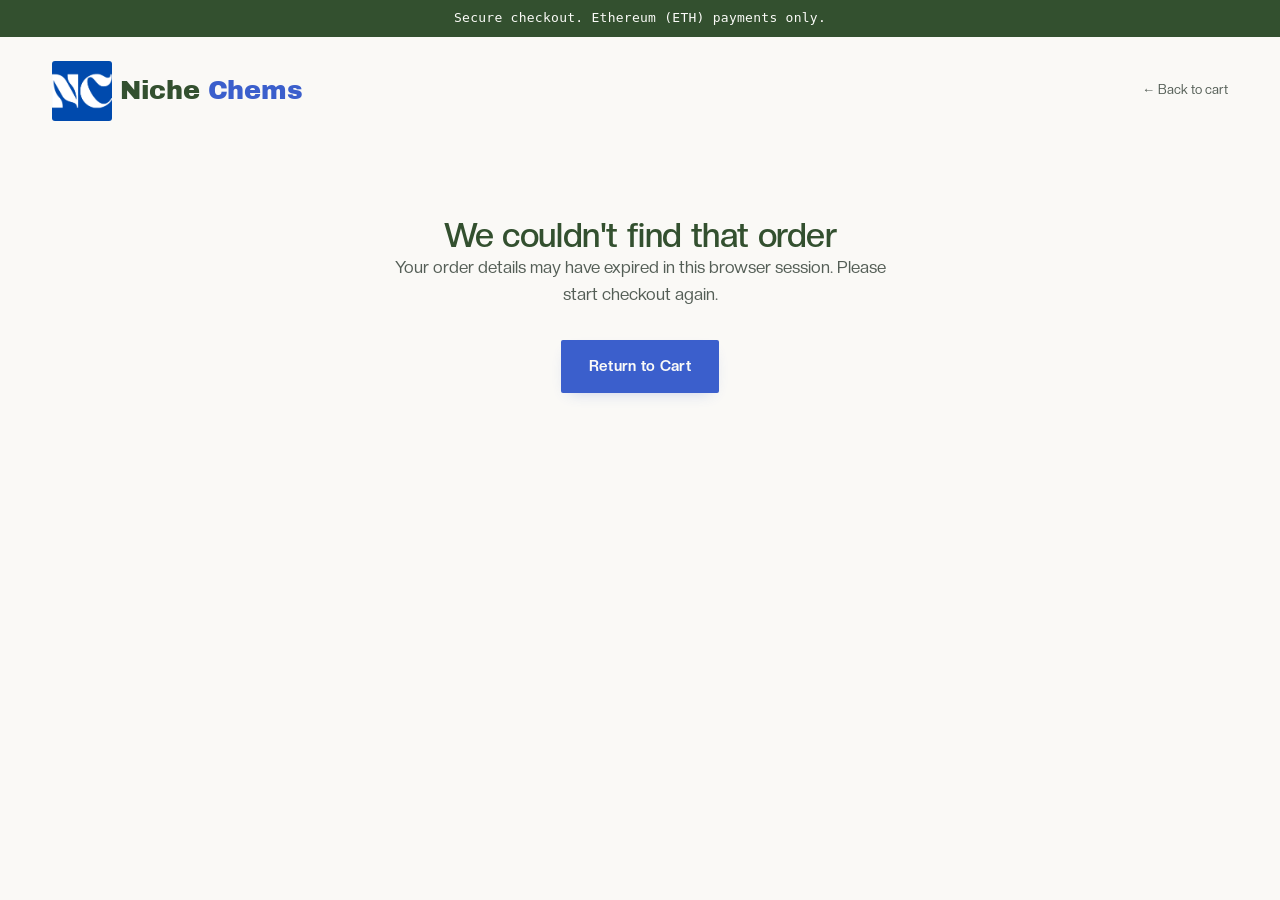
<file: payment/index.html>
<!DOCTYPE html>
<html lang="en">
<head>
<meta charset="UTF8">
<meta name="viewport" content="width=device-width, initial-scale=1.0">
<title>Payment | NicheChems</title>
<meta name="robots" content="noindex, nofollow">
<meta name="theme-color" content="#3B5FCC">

<link rel="icon" type="image/svg+xml" href="data:image/svg+xml,%3Csvg xmlns='http://www.w3.org/2000/svg' viewBox='0 0 32 32'%3E%3Crect width='32' height='32' rx='9' fill='%233B5FCC'/%3E%3Cpath d='M13 6h6v6.6l4.6 9.9a2 2 0 0 1-1.8 2.9H10.2a2 2 0 0 1-1.8-2.9L13 12.6V6z' fill='none' stroke='%23FAF9F6' stroke-width='1.7' stroke-linejoin='round' stroke-linecap='round'/%3E%3Cpath d='M11 19h10' stroke='%23A9C9A0' stroke-width='1.7' stroke-linecap='round'/%3E%3C/svg%3E">

<link rel="stylesheet" href="/css/fonts.css">

<!--
  ETH-only payment step. Per project direction: the "Connect Wallet"
  button below is intentionally inert (id="connect-wallet-btn", no click
  handler attached) - a real window.ethereum (EIP-1193) integration is
  being added separately later. Search this file for "TODO(wallet)" for
  the two spots that matter: the receiving address constant, and the
  button itself.
-->

<style>
:root {
  --color-bg:          #FAF9F6;
  --color-bg-alt:      #EFEADF;
  --color-surface:     #FFFFFF;
  --color-border:      #E4E1D8;
  --color-border-cool: #DCE3DE;

  --color-blue-light:  #6FA0F5;
  --color-blue:        #3B5FCC;
  --color-blue-dark:   #2A459E;
  --color-blue-tint:   #EDF2FD;

  --color-sage:        #93AC8B;
  --color-moss:        #5C7A52;
  --color-forest:      #33502F;
  --color-green-tint:  #EEF3EA;

  --color-error:       #C0503D;

  --color-ink:         #202722;
  --color-ink-soft:    #545E56;
  --color-ink-faint:   #636B63;
  --color-on-blue:     #FBFBF8;

  --font-serif: "Creato Display", -apple-system, BlinkMacSystemFont, "Segoe UI", Roboto, sans-serif;
  --font-sans:  "Creato Display", -apple-system, BlinkMacSystemFont, "Segoe UI", Roboto, sans-serif;
  --font-mono:  "IBM Plex Mono", ui-monospace, "Cascadia Mono", Consolas, monospace;

  --text-xs:   clamp(0.75rem, 0.72rem + 0.15vw, 0.8125rem);
  --text-sm:   clamp(0.875rem, 0.84rem + 0.15vw, 0.9375rem);
  --text-base: clamp(1rem, 0.96rem + 0.2vw, 1.0625rem);
  --text-md:   clamp(1.125rem, 1.05rem + 0.3vw, 1.3125rem);
  --text-lg:   clamp(1.375rem, 1.2rem + 0.7vw, 1.75rem);
  --text-xl:   clamp(1.75rem, 1.4rem + 1.4vw, 2.375rem);
  --text-2xl:  clamp(2.25rem, 1.7rem + 2.4vw, 3.375rem);

  --leading-tight: 1.08;
  --leading-normal: 1.6;

  --space-1: 0.25rem; --space-2: 0.5rem; --space-3: 0.75rem; --space-4: 1rem;
  --space-5: 1.5rem; --space-6: 2rem; --space-7: 2.5rem; --space-8: 3.25rem; --space-9: 4.5rem; --space-10: 6rem;

  --radius-sm: 2px; --radius-md: 3px; --radius-lg: 4px;
  --radius-blob: 62% 38% 55% 45% / 48% 45% 55% 52%;
  --radius-pill: 4px;

  --shadow-sm: 0 1px 2px rgba(32, 39, 34, 0.06), 0 1px 1px rgba(32, 39, 34, 0.04);
  --shadow-md: 0 4px 14px -8px rgba(32, 39, 34, 0.14), 0 2px 5px -3px rgba(32, 39, 34, 0.08);
  --shadow-lg: 0 10px 26px -12px rgba(32, 39, 34, 0.18), 0 4px 10px -6px rgba(32, 39, 34, 0.08);
  --shadow-blue: 0 6px 16px -8px rgba(59, 95, 204, 0.32);

  --ease-organic: cubic-bezier(0.22, 1, 0.36, 1);
  --ease-soft:    cubic-bezier(0.4, 0, 0.2, 1);
  --duration-fast: 180ms;
  --duration-base: 340ms;
  --duration-slow: 620ms;

  --container-max: 1320px;
  --header-h: 76px;
}

*, *::before, *::after { box-sizing: border-box; }
* { margin: 0; }
html { -webkit-text-size-adjust: 100%; scroll-behavior: smooth; }
body {
  font-family: var(--font-sans); font-size: var(--text-base); line-height: var(--leading-normal);
  color: var(--color-ink); background: var(--color-bg);
  -webkit-font-smoothing: antialiased; text-rendering: optimizeLegibility;
}
img, svg { display: block; max-width: 100%; }
ul, ol { list-style: none; padding: 0; }
a { color: inherit; text-decoration: none; }
button { font: inherit; color: inherit; background: none; border: 0; cursor: pointer; }
h1, h2, h3 { font-family: var(--font-serif); font-weight: 500; line-height: var(--leading-tight); color: var(--color-forest); letter-spacing: -0.012em; text-wrap: balance; }

@media (prefers-reduced-motion: reduce) {
  html { scroll-behavior: auto; }
  *, *::before, *::after { animation-duration: 0.01ms !important; animation-iteration-count: 1 !important; transition-duration: 0.01ms !important; scroll-behavior: auto !important; }
}
a:focus-visible, button:focus-visible { outline: 2.5px solid var(--color-blue); outline-offset: 3px; border-radius: var(--radius-sm); }

.c-skip-link {
  position: absolute; left: var(--space-4); top: -60px; z-index: 1000;
  background: var(--color-forest); color: var(--color-on-blue);
  padding: var(--space-3) var(--space-5); border-radius: var(--radius-sm);
  font-weight: 600; transition: top var(--duration-fast) var(--ease-soft);
}
.c-skip-link:focus { top: var(--space-4); }

.l-container { width: 100%; max-width: var(--container-max); margin-inline: auto; padding-inline: var(--space-5); }
@media (min-width: 600px) { .l-container { padding-inline: var(--space-7); } }
@media (min-width: 1200px) { .l-container { padding-inline: var(--space-8); } }

.c-eyebrow {
  display: inline-flex; align-items: center; gap: var(--space-2);
  font-size: var(--text-xs); font-weight: 700; letter-spacing: 0.14em; text-transform: uppercase;
  color: var(--color-moss); margin-bottom: var(--space-4);
}

.c-btn {
  display: inline-flex; align-items: center; justify-content: center; gap: var(--space-2);
  padding: 0.9rem 1.75rem; border-radius: 2px; font-size: var(--text-sm); font-weight: 600;
  letter-spacing: 0.02em; width: 100%;
  transition: transform var(--duration-base) var(--ease-organic), box-shadow var(--duration-base) var(--ease-organic), background-color var(--duration-fast) var(--ease-soft);
}
.c-btn--primary { background: var(--color-blue); color: var(--color-on-blue); box-shadow: var(--shadow-blue); }
.c-btn--primary:hover { background: var(--color-blue-dark); transform: translateY(-1px); }
.c-btn--ghost { background: transparent; color: var(--color-forest); border: 1.5px solid var(--color-border-cool); }
.c-btn--ghost:hover { border-color: var(--color-moss); background: var(--color-green-tint); transform: translateY(-1px); }
.c-btn--sm { width: auto; padding: 0.5rem 1rem; }

/* -- Top bar / header (slim - same pattern as admin login, this is a
   focused payment step, not a marketing page) --------------------------*/
.c-top-bar { background: var(--color-forest); color: var(--color-on-blue); }
.c-top-bar__inner { display: flex; align-items: center; justify-content: center; padding-block: var(--space-2); font-size: var(--text-xs); text-align: center; }

.c-header { padding-block: var(--space-5); }
.c-header__inner { display: flex; align-items: center; justify-content: space-between; }
.c-logo { display: inline-flex; align-items: center; gap: var(--space-2); font-family: var(--font-serif); font-size: 1.35rem; font-weight: 600; color: var(--color-forest); }
.c-logo__mark { display: grid; place-items: center; width: 60px; height: 60px; border-radius: var(--radius-md); background: var(--color-blue); color: var(--color-on-blue); overflow: hidden; }
.c-logo__mark img { width: 100%; height: 100%; object-fit: cover; object-position: 50% 50%; }
.c-logo__word-alt { color: var(--color-blue); }
.c-header__back { font-size: var(--text-xs); color: var(--color-ink-soft); }
.c-header__back:hover { color: var(--color-blue); }

/* -- Page header --------------------------------------------------------*/
.c-page-header { padding-block: var(--space-6) var(--space-7); text-align: center; }
.c-page-header__title { font-size: var(--text-2xl); margin-bottom: var(--space-3); }
.c-page-header__lede { font-size: var(--text-md); color: var(--color-ink-soft); max-width: 34rem; margin-inline: auto; }
.c-order-ref { font-size: var(--text-xs); color: var(--color-ink-faint); margin-top: var(--space-3); }
.c-order-ref strong { font-family: var(--font-mono); color: var(--color-ink-soft); }

/* -- Payment layout ------------------------------------------------------*/
.c-payment-section { padding-block: var(--space-2) var(--space-10); }
.c-payment-grid { display: grid; gap: var(--space-6); max-width: 40rem; margin-inline: auto; }

.c-payment-card {
  background: var(--color-surface); border: 1px solid var(--color-border); border-radius: var(--radius-lg);
  padding: var(--space-7); box-shadow: var(--shadow-md);
}
.c-payment-card h2 { font-size: var(--text-lg); margin-bottom: var(--space-5); }

.c-eth-badge {
  display: inline-flex; align-items: center; gap: var(--space-2); background: var(--color-blue-tint); color: var(--color-blue-dark);
  font-size: var(--text-xs); font-weight: 700; padding: var(--space-2) var(--space-4); border-radius: var(--radius-pill); margin-bottom: var(--space-6);
}

.c-amount-row { display: flex; align-items: baseline; justify-content: space-between; padding-block: var(--space-3); border-bottom: 1px solid var(--color-border); font-size: var(--text-sm); color: var(--color-ink-soft); }
.c-amount-row:last-of-type { border-bottom: none; }
.c-amount-row--eth { font-size: var(--text-xl); font-family: var(--font-serif); color: var(--color-forest); padding-top: var(--space-5); }
.c-amount-row--eth span:last-child { font-family: var(--font-mono); }
.c-rate-note { font-size: var(--text-xs); color: var(--color-ink-faint); margin-top: var(--space-3); }

.c-wallet-connect-btn { margin-bottom: var(--space-6); }

.c-empty-order { text-align: center; padding-block: var(--space-9); color: var(--color-ink-soft); max-width: 32rem; margin-inline: auto; }
.c-empty-order p { margin-bottom: var(--space-6); }

[hidden] { display: none !important; }
/* Lab-documentation voice: mono for labels and data (kept in sync with home). */
-.c-page-header > * { position: relative; }
.c-eyebrow { font-family: var(--font-mono); font-weight: 600; letter-spacing: 0.16em; }
.c-top-bar__inner { font-family: var(--font-mono); letter-spacing: 0.02em; }
</style>
</head>
<body>

<a class="c-skip-link" href="#main-content">Skip to main content</a>

<div class="c-top-bar">
  <div class="l-container c-top-bar__inner">
    <p>Secure checkout. Ethereum (ETH) payments only.</p>
  </div>
</div>

<header class="c-header">
  <div class="l-container c-header__inner">
    <a class="c-logo" href="../index.html">
      <span class="c-logo__mark" aria-hidden="true">
        <img src="../assets/logo.png" alt="" width="36" height="36" loading="eager">
      </span>
      Niche<span class="c-logo__word-alt">Chems</span>
    </a>
    <a class="c-header__back" href="../checkout/index.html">&larr; Back to cart</a>
  </div>
</header>

<main id="main-content">
  <div class="l-container">

    <div id="empty-order" class="c-empty-order" hidden>
      <h1>We couldn't find that order</h1>
      <p>Your order details may have expired in this browser session. Please start checkout again.</p>
      <a class="c-btn c-btn--primary" style="width:auto;" href="../checkout/index.html">Return to Cart</a>
    </div>

    <div id="payment-content" hidden>
      <div class="c-page-header">
        <span class="c-eyebrow">Payment</span>
        <h1 class="c-page-header__title">Pay with Ethereum</h1>
        <p class="c-page-header__lede">NicheChems accepts Ethereum (ETH) only. No cards, no other chains.</p>
        <p class="c-order-ref">Order reference: <strong id="order-ref"></strong></p>
      </div>

      <section class="c-payment-section">
        <div class="c-payment-grid">

          <div class="c-payment-card">
            <h2>Order total</h2>
            <div class="c-amount-row"><span id="summary-count">0 items</span><span id="summary-usd">$0.00</span></div>
            <div class="c-amount-row c-amount-row--eth"><span>Amount due</span><span id="summary-eth">&hellip; ETH</span></div>
            <p class="c-rate-note" id="rate-note">Fetching the current ETH/USD rate&hellip;</p>
          </div>

          <div class="c-payment-card">
            <span class="c-eth-badge">
              <svg width="14" height="14" viewBox="0 0 24 24" fill="none" stroke="currentColor" stroke-width="2" stroke-linecap="round" stroke-linejoin="round" aria-hidden="true"><path d="m12 2 7 11-7 4-7-4z"/><path d="m5 15 7 7 7-7"/></svg>
              Ethereum (ETH) only
            </span>
            <h2>Pay from your wallet</h2>

            <!-- TODO(wallet): this button is intentionally inert - no
                 click handler is attached anywhere in this file. Real
                 window.ethereum (EIP-1193) connect + send logic gets
                 added here later. -->
            <button type="button" class="c-btn c-btn--primary c-wallet-connect-btn" id="connect-wallet-btn">Connect Wallet</button>
          </div>

        </div>
      </section>
    </div>
  </div>
</main>

<script>
(function () {
  "use strict";

  var FALLBACK_ETH_USD_RATE = 3000; // used only if the live rate fetch below fails

  /* =====================================================================
     Order summary - read from sessionStorage (written by checkout/
     index.html right before redirecting here). There is no server-side
     order record: checkout generates the order id client-side and never
     calls Supabase.
     ===================================================================== */
  var params = new URLSearchParams(window.location.search);
  var orderIdFromUrl = params.get("order");
  var stored = null;
  try {
    stored = JSON.parse(window.sessionStorage.getItem("nichechems_last_order") || "null");
  } catch (err) {
    stored = null;
  }

  if (!stored || (orderIdFromUrl && stored.orderId !== orderIdFromUrl)) {
    document.getElementById("empty-order").hidden = false;
    document.getElementById("payment-content").hidden = true;
    return;
  }

  document.getElementById("payment-content").hidden = false;
  document.getElementById("order-ref").textContent = stored.orderId.slice(0, 8).toUpperCase();
  document.getElementById("summary-count").textContent = stored.itemCount + (stored.itemCount === 1 ? " item" : " items");
  document.getElementById("summary-usd").textContent = "$" + stored.subtotal.toFixed(2);

  function renderEthAmount(rate, isLive) {
    var ethAmount = stored.subtotal / rate;
    document.getElementById("summary-eth").textContent = ethAmount.toFixed(6) + " ETH";
    document.getElementById("rate-note").textContent = isLive
      ? "Based on the current rate of 1 ETH ≈ $" + rate.toLocaleString() + " USD."
      : "Estimated using a fallback rate of 1 ETH ≈ $" + rate.toLocaleString() + " USD (live rate unavailable). We'll confirm the exact amount by email.";
  }

  fetch("https://api.coingecko.com/api/v3/simple/price?ids=ethereum&vs_currencies=usd")
    .then(function (res) { if (!res.ok) throw new Error("Rate lookup failed"); return res.json(); })
    .then(function (data) {
      var rate = data && data.ethereum && data.ethereum.usd;
      if (!rate) throw new Error("Unexpected rate response");
      renderEthAmount(rate, true);
    })
    .catch(function (err) {
      console.warn("Payment: live ETH/USD rate unavailable, using fallback.", err);
      renderEthAmount(FALLBACK_ETH_USD_RATE, false);
    });
})();
</script>
</body>
</html>
</file>
<file: css/fonts.css>
/* Creato Display — site typeface. Self-hosted from /creato_display/.
   Loaded on every page in place of the old Google Fonts (Fraunces/Inter). */

@font-face {
  font-family: "Creato Display";
  src: url("/creato_display/CreatoDisplay-Light.otf") format("opentype");
  font-weight: 300;
  font-style: normal;
  font-display: swap;
}
@font-face {
  font-family: "Creato Display";
  src: url("/creato_display/CreatoDisplay-LightItalic.otf") format("opentype");
  font-weight: 300;
  font-style: italic;
  font-display: swap;
}
@font-face {
  font-family: "Creato Display";
  src: url("/creato_display/CreatoDisplay-Regular.otf") format("opentype");
  font-weight: 400;
  font-style: normal;
  font-display: swap;
}
@font-face {
  font-family: "Creato Display";
  src: url("/creato_display/CreatoDisplay-RegularItalic.otf") format("opentype");
  font-weight: 400;
  font-style: italic;
  font-display: swap;
}
@font-face {
  font-family: "Creato Display";
  src: url("/creato_display/CreatoDisplay-Medium.otf") format("opentype");
  font-weight: 500;
  font-style: normal;
  font-display: swap;
}
@font-face {
  font-family: "Creato Display";
  src: url("/creato_display/CreatoDisplay-MediumItalic.otf") format("opentype");
  font-weight: 500;
  font-style: italic;
  font-display: swap;
}
@font-face {
  font-family: "Creato Display";
  src: url("/creato_display/CreatoDisplay-Bold.otf") format("opentype");
  font-weight: 600 700;
  font-style: normal;
  font-display: swap;
}
@font-face {
  font-family: "Creato Display";
  src: url("/creato_display/CreatoDisplay-BoldItalic.otf") format("opentype");
  font-weight: 600 700;
  font-style: italic;
  font-display: swap;
}
@font-face {
  font-family: "Creato Display";
  src: url("/creato_display/CreatoDisplay-ExtraBold.otf") format("opentype");
  font-weight: 800;
  font-style: normal;
  font-display: swap;
}
@font-face {
  font-family: "Creato Display";
  src: url("/creato_display/CreatoDisplay-Black.otf") format("opentype");
  font-weight: 900;
  font-style: normal;
  font-display: swap;
}

/* Archivo Black for the NicheChems wordmark only — a hinted TrueType
   display face (SIL Open Font License, commercial-safe) that renders
   crisp on Windows, unlike the previous unhinted OTF. */
@font-face {
  font-family: "Archivo Black";
  src: url("/fonts/ArchivoBlack-Regular.ttf") format("truetype");
  font-weight: 400;
  font-style: normal;
  font-display: swap;
}

/* a.c-logo out-specifies each page's inline `.c-logo { font-family }` rule,
   so the wordmark picks up Archivo Black site-wide without editing every file. */
a.c-logo {
  font-family: "Archivo Black", var(--font-serif), Georgia, serif;
  font-weight: 400;
  letter-spacing: -0.01em;
  font-size: 1.3rem;
  line-height: 1;
  -webkit-font-smoothing: antialiased;
  -moz-osx-font-smoothing: grayscale;
  text-rendering: optimizeLegibility;
}
/* .c-header .c-logo (two classes) out-specifies a.c-logo, so match it. */
.c-header a.c-logo { font-size: 1.6rem; }
</file>
